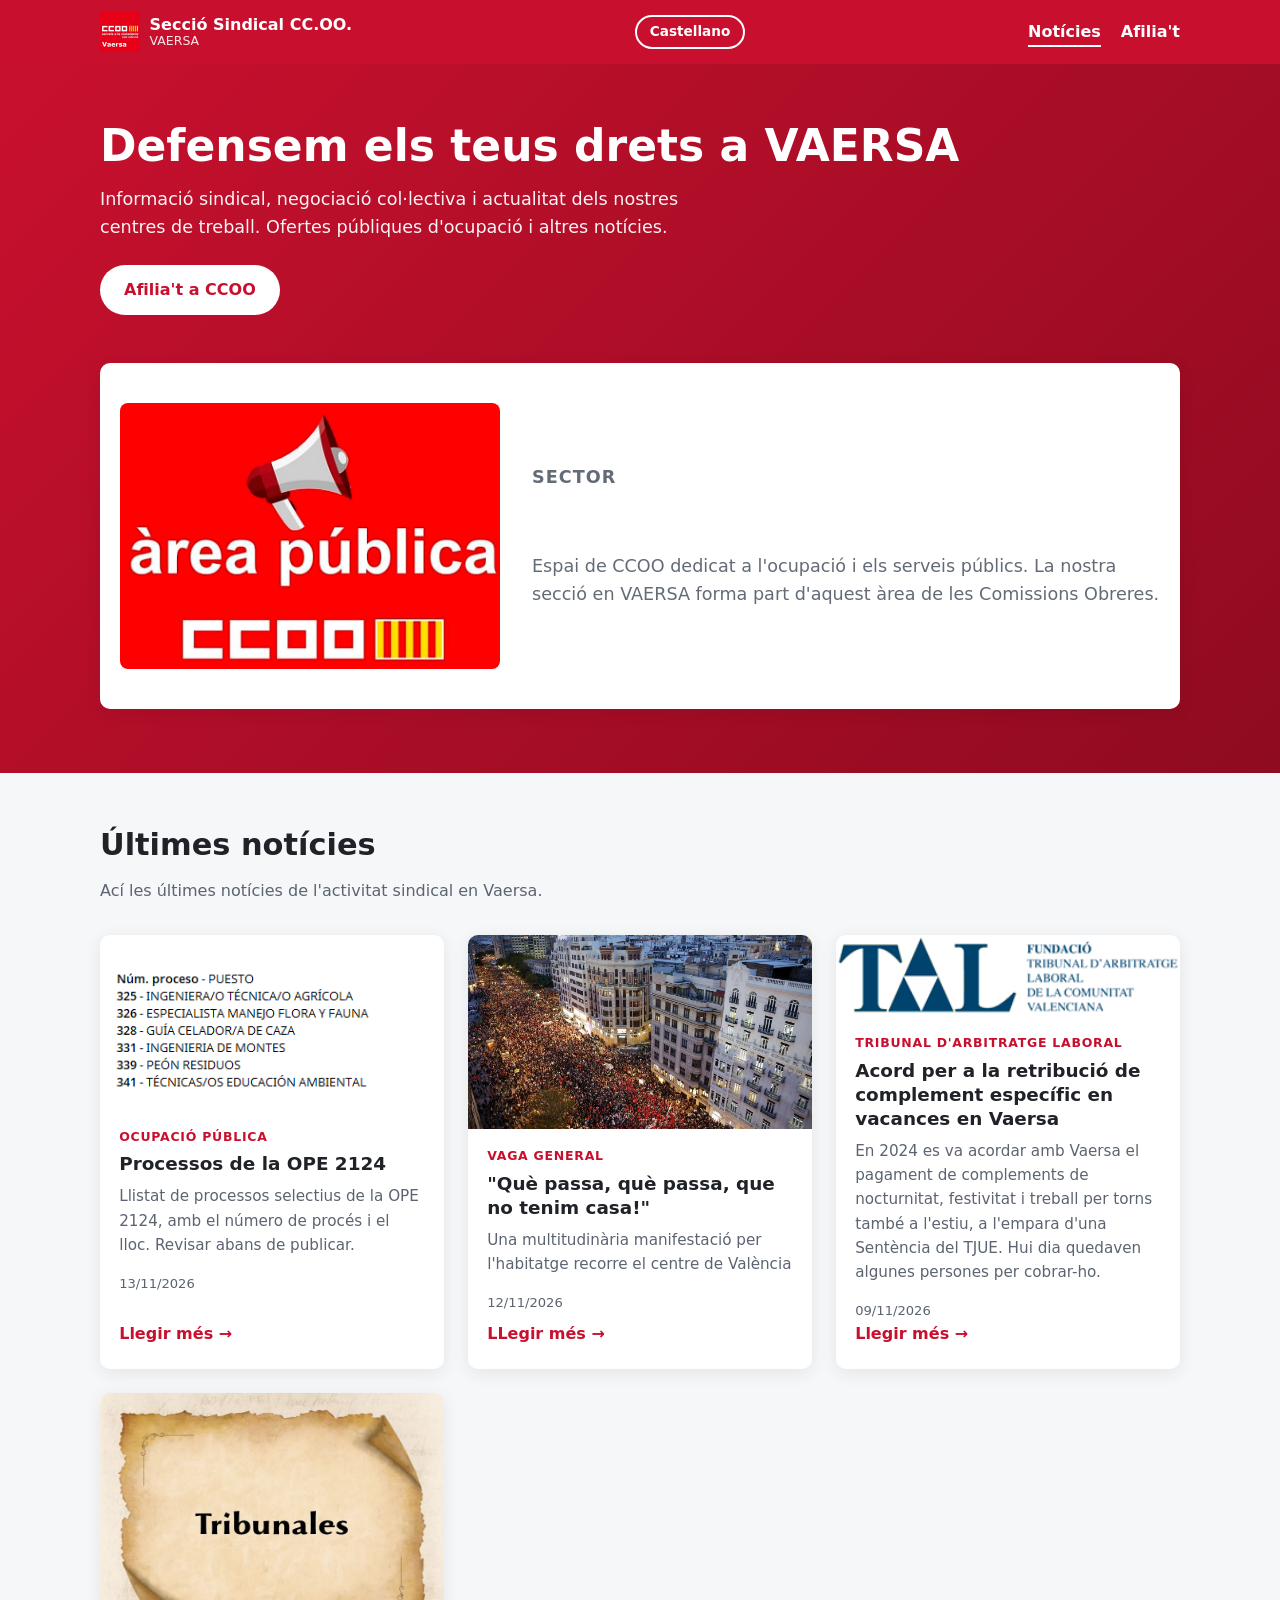
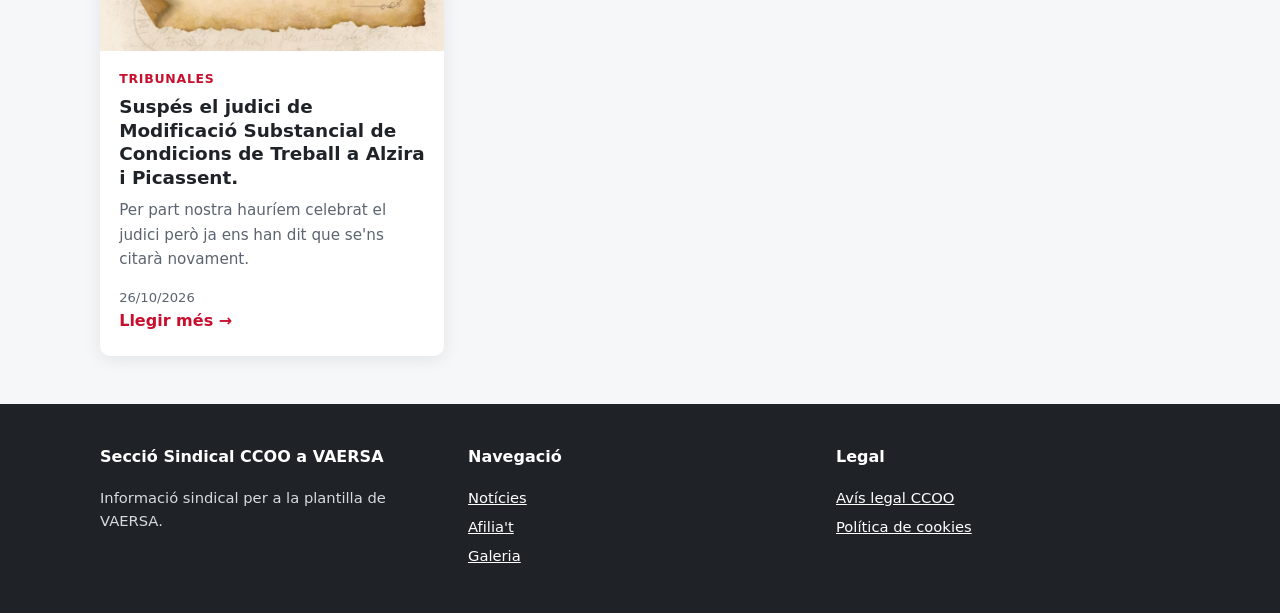
<file: index.html>
<!DOCTYPE html>
<html lang="ca">
<head>
  <meta charset="UTF-8">
  <meta name="viewport" content="width=device-width, initial-scale=1.0">
  <title>Secció Sindical CCOO a VAERSA</title>
  <link rel="canonical" href="ca/index.html">
  <link rel="alternate" hreflang="ca" href="ca/index.html">
  <link rel="alternate" hreflang="es" href="es/index.html">
  <meta http-equiv="refresh" content="0; url=ca/index.html">
</head>
<body>
  <p>Redirigint a <a href="ca/index.html">la versió en valencià</a>…</p>
  <script>location.replace("ca/index.html");</script>
</body>
</html>
</file>
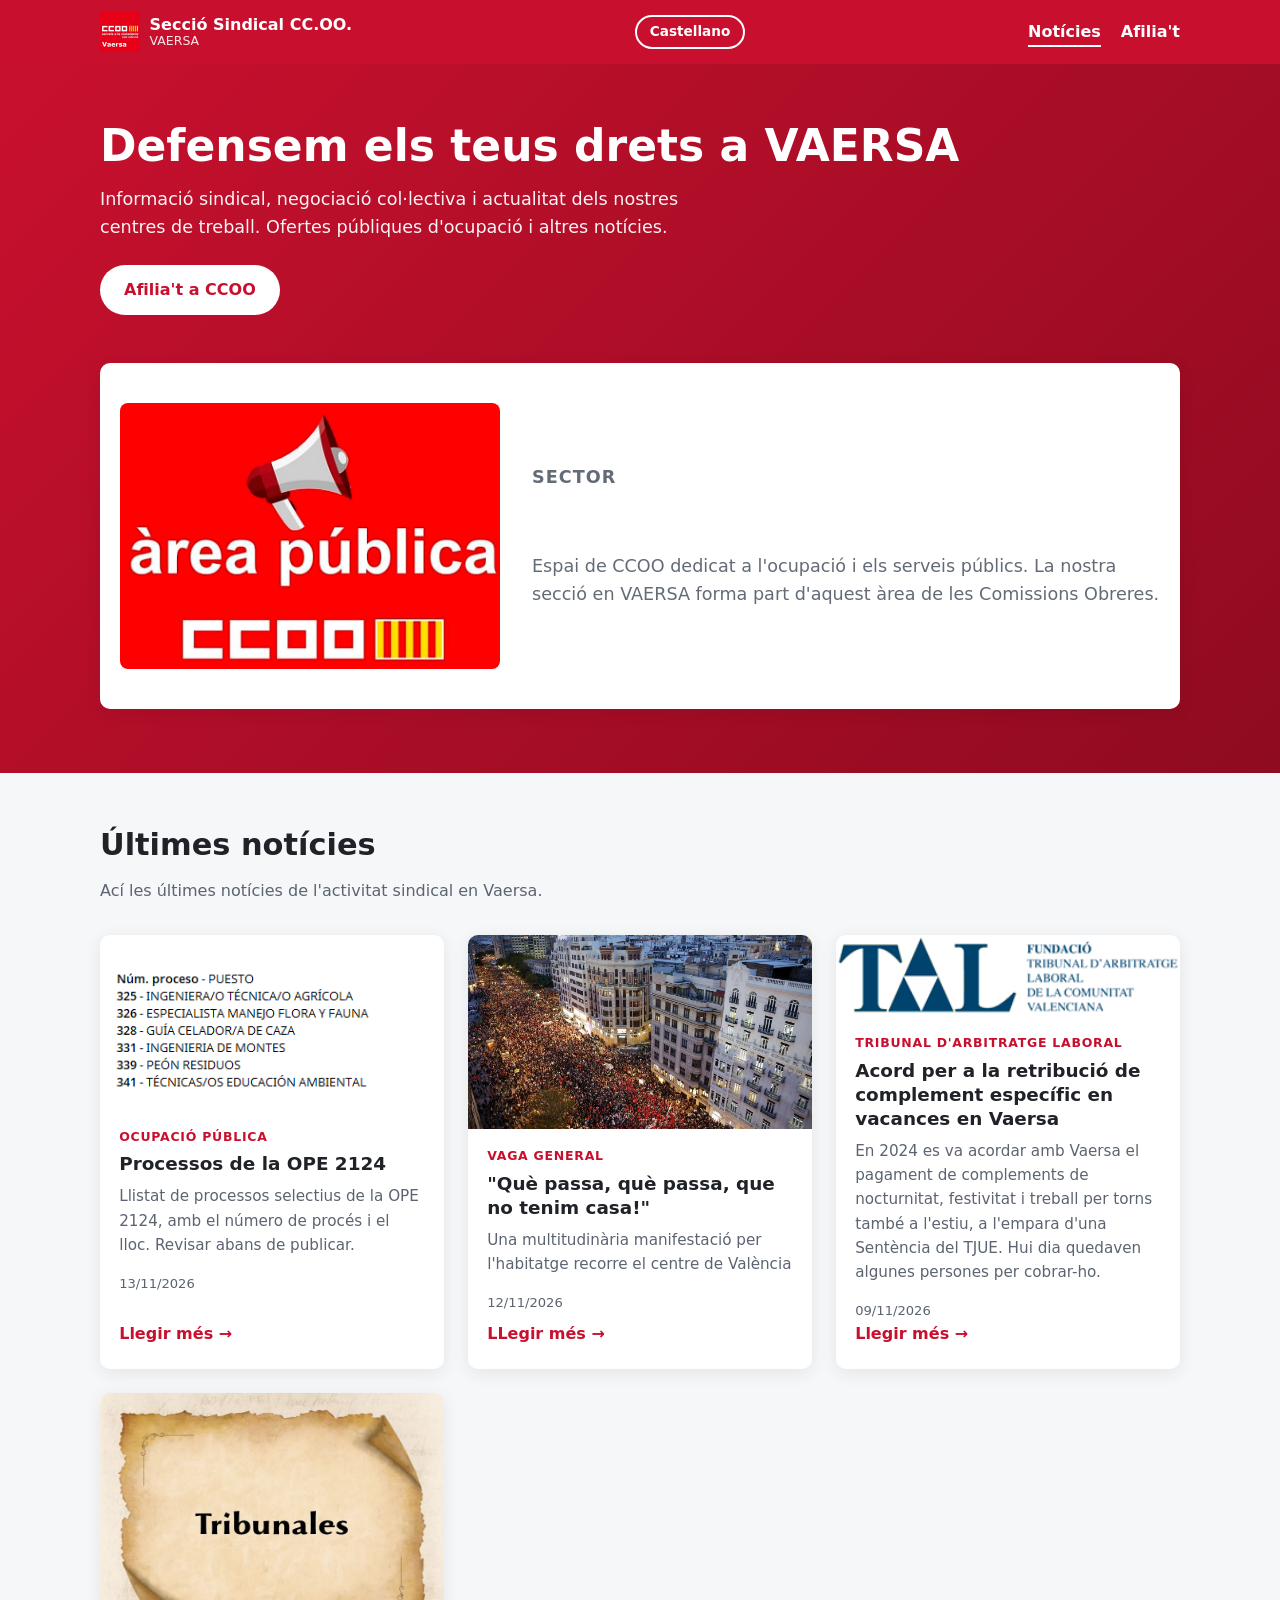
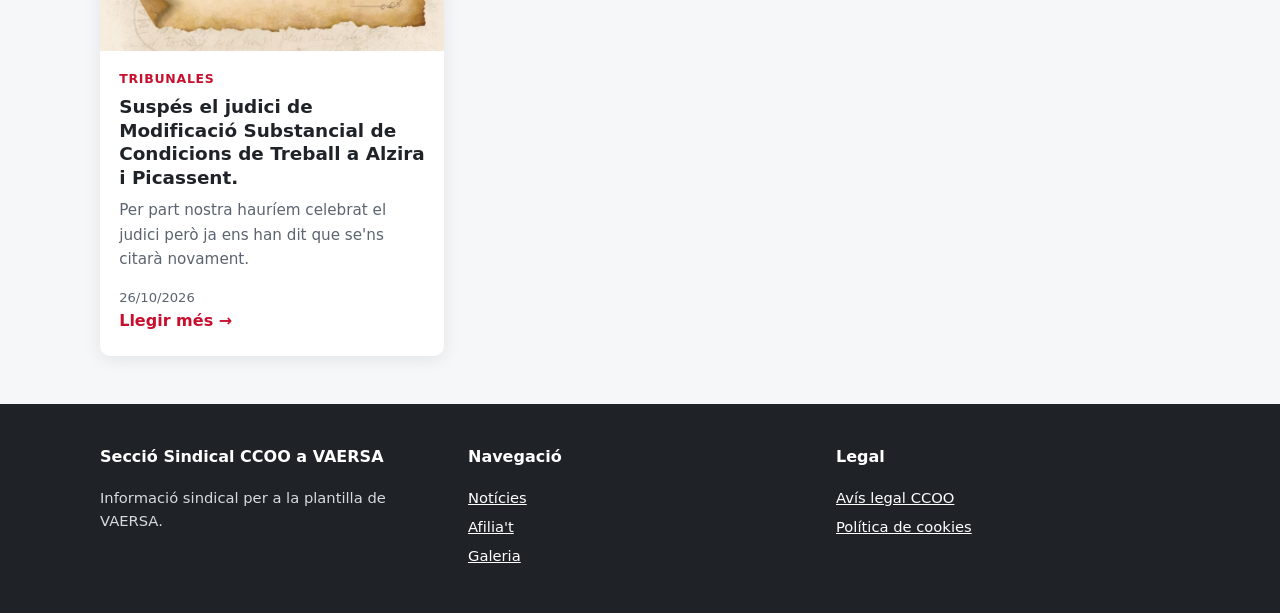
<file: ca/index.html>
<!DOCTYPE html>
<html lang="ca">

<head>
  <meta charset="UTF-8">
  <meta name="viewport" content="width=device-width, initial-scale=1.0">
  <title>Inici · CCOO a VAERSA</title>
  <meta name="description"
    content="Notícies de la Secció Sindical de CCOO a VAERSA: negociació, centres de treball i actualitat laboral.">
  <link rel="alternate" hreflang="ca" href="../ca/index.html">
  <link rel="alternate" hreflang="es" href="../es/index.html">
  <link rel="icon" type="image/png" href="../img/ccoo-vaersa.png">
  <link rel="stylesheet" href="../css/styles.css">
</head>

<body>
  <a class="skip" href="#principal">Salta al contingut</a>

  <header class="cabecera">
    <div class="contenedor">
      <a class="marca" href="index.html">
        <img class="marca-wordmark" src="../img/ccoo-wordmark.png" alt="CCOO">
        <span>Secció Sindical CC.OO.<small>VAERSA</small></span>
      </a>
      <div class="derecha">
        <nav class="idiomes" aria-label="Idioma">
          <a href="../es/index.html" lang="es" hreflang="es">Castellano</a>
        </nav>
        <button class="menu-btn" aria-expanded="false" aria-controls="menu-principal"
          aria-label="Obri el menú">☰</button>
      </div>
      <nav class="nav" id="menu-principal" aria-label="Principal">
        <ul>
          <li><a href="index.html" aria-current="page">Notícies</a></li>
          <li><a href="afiliacio.html">Afilia't</a></li>
          <!--<li><a href="galeria.html">Galeria</a></li>-->
        </ul>
      </nav>
    </div>
  </header>

  <main id="principal">
    <div class="hero">
      <div class="contenedor hero-grid">
        <div>
          <h1>Defensem els teus drets a VAERSA</h1>
          <p>Informació sindical, negociació col·lectiva i actualitat dels nostres centres de treball. Ofertes públiques d'ocupació i altres notícies.</p>
          <a class="boton" href="afiliacio.html">Afilia't a CCOO</a>
          <!--<a class="boton-sec" href="galeria.html">Veure la galeria</a>-->
        </div>
      </div>
      <div class="ap contenedor">
        <a href="https://paisvalencia.fsc.ccoo.es/" target="_blank" rel="noopener noreferrer">
          <img src="../img/ccoo-area-publica.png" alt="Logotip d'Àrea Pública de CCOO" width="1600" height="1121"
            loading="lazy">
        </a>
        <div>
          <p class="etiqueta">Sector</p>
          <h2>Àrea Pública</h2>
          <p>Espai de CCOO dedicat a l'ocupació i els serveis públics. La nostra secció en VAERSA forma part d'aquest
            àrea de les Comissions Obreres.</p>
        </div>
      </div>
    </div>

    <section aria-labelledby="titulo-noticias">
      <div class="contenedor">
        <h2 id="titulo-noticias">Últimes notícies</h2>
        <p class="subtitulo">Ací les últimes notícies de l'activitat sindical en Vaersa.</p>
        <div class="rejilla">
          <article class="tarjeta">



            <!-- NOTICIA -->

            <img class="pequena" src="../img/fin-ope-2124.png"
              alt="Llistat de processos selectius de la OPE 2124 amb el número de procés i el lloc" width="340"
              height="137" loading="lazy">
            <div class="cuerpo">
              <span class="etiqueta">Ocupació pública</span>
              <h3>Processos de la OPE 2124</h3>
              <p>Llistat de processos selectius de la OPE 2124, amb el número de procés i el lloc. Revisar abans de
                publicar.</p>
              <div class="mas" hidden>
                <p>Recordeu que les places amb reserva de DF (diversitat funcional) s'ofereixen primer a 'DF promoció
                  interna', si hi ha vacants s'ofereixen a 'DF Torn Lliure' i si finalment quedaren vacants passarien a
                  'sense reserva'. El motiu és que la prioritat d'adjudicació és la DF en si mateixa.</p>
              </div>
              <span class="fecha">13/11/2026</span>
              <button class="enlace enlace-btn" type="button" aria-expanded="false" data-mas="Llegir més →"
                data-menos="Menys">Llegir més →</button>
            </div>
          </article>

          <!-- NOTICIA -->

          <article class="tarjeta">
            <a href="https://www.eldiario.es/comunitat-valenciana/val/multitudinaria-manifestacio-per-l-habitatge-recorre-centre-valencia-passa-passa-no-tenim-casa_1_13656510.html"
              target="_blank" rel="noopener noreferrer">
              <img src="../img/mani11N.jpg" alt="11N manifestación en València" width="800" height="450" loading="lazy">
            </a>
            <div class="cuerpo">
              <span class="etiqueta">Vaga General</span>
              <h3>"Què passa, què passa, que no tenim casa!"</h3>
              <p>Una multitudinària manifestació per l'habitatge recorre el centre de València</p>
              <div class="mas" hidden>
                <p>Unes 40.000 persones participen en una “històrica” manifestació a València en una jornada en la qual
                  s'ha parat el Port de València, el d'Alacant, i en la qual els sindicats eleven la participació a un
                  60 % i la patronal a un 2,5 %.
                  <br><br>La vaga per l'habitatge conclou a València amb una manifestació massiva, tot i la guerra de
                  xifres, càrregues i detencions.
                </p>
              </div>
              <span class="fecha">12/11/2026</span>
              <button class="enlace enlace-btn" type="button" aria-expanded="false" data-mas="Llegir més →"
                data-menos="Menys">LLegir més →</button>
            </div>
          </article>

          <!-- NOTICIA -->

          <article class="tarjeta">
            <img src="../img/logo-tal-header-std.png" alt="Imatge logotip del TAL" width="800" height="450"
              loading="lazy">
            <div class="cuerpo">
              <span class="etiqueta">Tribunal d'Arbitratge Laboral</span>
              <h3>Acord per a la retribució de complement específic en vacances en Vaersa</h3>
              <p>En 2024 es va acordar amb Vaersa el pagament de complements de nocturnitat, festivitat i treball per
                torns també a l'estiu, a l'empara d'una Sentència del TJUE. Hui dia quedaven algunes persones per
                cobrar-ho.</p>
              <div class="mas" hidden>
                <p><span aria-hidden="true" style=" white-space: nowrap;">👇&nbsp;</span></p>
                <a class="enlace-rojo"
                  href="https://drive.google.com/file/d/1qpJYz8GKx-r6zxWTsZtFONH2O6Zj_iJY/view?usp=drive_link"
                  target="_blank" rel="noopener noreferrer">
                  <p>Hui l'empresa es compromet amb nosotr@s a pagar l'endarrerit en la nòmina de desembre.</p>
                </a>
              </div>
              <span class="fecha">09/11/2026</span>
              <button class="enlace enlace-btn" type="button" aria-expanded="false" data-mas="Llegir més →"
                data-menos="Menys">Llegir més →</button>
            </div>
          </article>

          <!-- NOTICIA -->

          <article class="tarjeta">
            <img src="../img/Tribunales.jpg" alt="Sección de tribunales" width="800" height="450" loading="lazy">
            <div class="cuerpo">
              <span class="etiqueta">Tribunales</span>
              <h3>Suspés el judici de Modificació Substancial de Condicions de Treball a Alzira i Picassent.</h3>
              <p>Per part nostra hauríem celebrat el judici però ja ens han dit que se'ns citarà novament.</p>
              <div class="mas" hidden>
                <p>Els motius:<br>
                  -VAERSA ha facilitat documentació no llegible en dos arxius a través del sistema de comunicació
                  judicial.<br>
                  -La Inspecció de Treball 'no ha tingut temps' d'informar el jutjat per falta de mitjans.<br>
                  -A l'Advocacia de la GVA i a VAERSA no els dona la gana celebrar en aquestes condicions.</p>
              </div>
              <span class="fecha">26/10/2026</span>
              <button class="enlace enlace-btn" type="button" aria-expanded="false" data-mas="Llegir més →"
                data-menos="Menys">Llegir més →</button>
            </div>
          </article>

          <!--
        <article class="tarjeta">
          <img src="../img/noticia-02.svg" alt="Imatge de la notícia d'exemple 2" width="800" height="450" loading="lazy">
          <div class="cuerpo">
            <span class="etiqueta">Prevenció</span>
            <h3>Títol de notícia sobre prevenció de riscos laborals</h3>
            <p>Resum breu. Indica el centre afectat i l'acció concreta que s'ha presa o es demana.</p>
            <div class="mas" hidden><p>Text complet pendent de redactar.</p></div>
            <span class="fecha">Data de publicació</span>
            <button class="enlace enlace-btn" type="button" aria-expanded="false" data-mas="Llegir més →" data-menos="Menys">Llegir més →</button>
          </div>
        </article>

        <article class="tarjeta">
          <img src="../img/noticia-03.svg" alt="Imatge de la notícia d'exemple 3" width="800" height="450" loading="lazy">
          <div class="cuerpo">
            <span class="etiqueta">Centres</span>
            <h3>Novetats en un centre de treball</h3>
            <p>Resum breu de la notícia sobre un centre concret de l'empresa.</p>
            <div class="mas" hidden><p>Text complet pendent de redactar.</p></div>
            <span class="fecha">Data de publicació</span>
            <button class="enlace enlace-btn" type="button" aria-expanded="false" data-mas="Llegir més →" data-menos="Menys">Llegir més →</button>
          </div>
        </article> -->
        </div>
      </div>
    </section>
  </main>

  <footer class="pie">
    <div class="contenedor columnas">
      <div>
        <h3>Secció Sindical CCOO a VAERSA</h3>
        <p>Informació sindical per a la plantilla de VAERSA.</p>
      </div>
      <div>
        <h3>Navegació</h3>
        <ul>
          <li><a href="index.html">Notícies</a></li>
          <li><a href="afiliacio.html">Afilia't</a></li>
          <li><a href="galeria.html">Galeria</a></li>
        </ul>
      </div>
      <div>
        <h3>Legal</h3>
        <ul>
          <li><a href="https://www.ccoo.es/Aviso_legal">Avís legal CCOO</a></li>
          <li><a href="https://www.ccoo.es/Politica_de_cookies">Política de cookies</a></li>
        </ul>
      </div>
    </div>
  </footer>

  <script src="../js/main.js"></script>
</body>

</html>
</file>
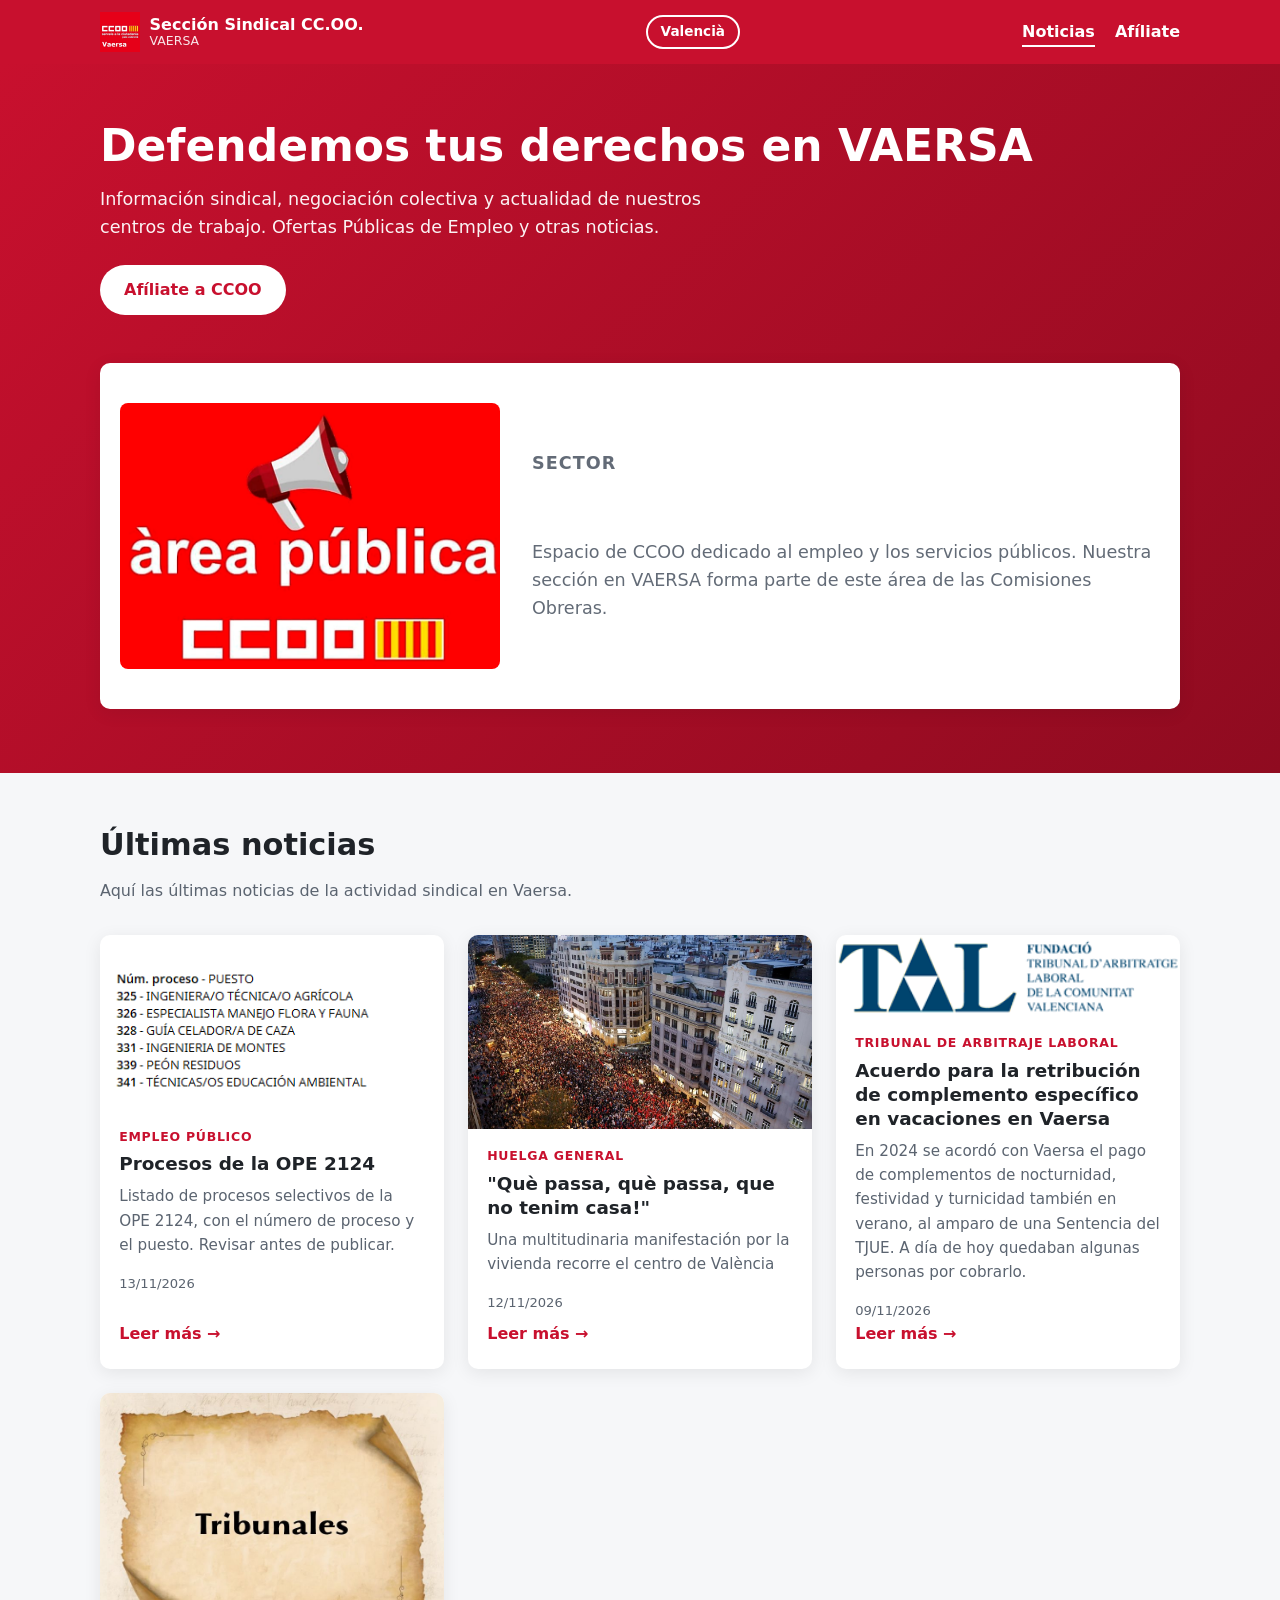
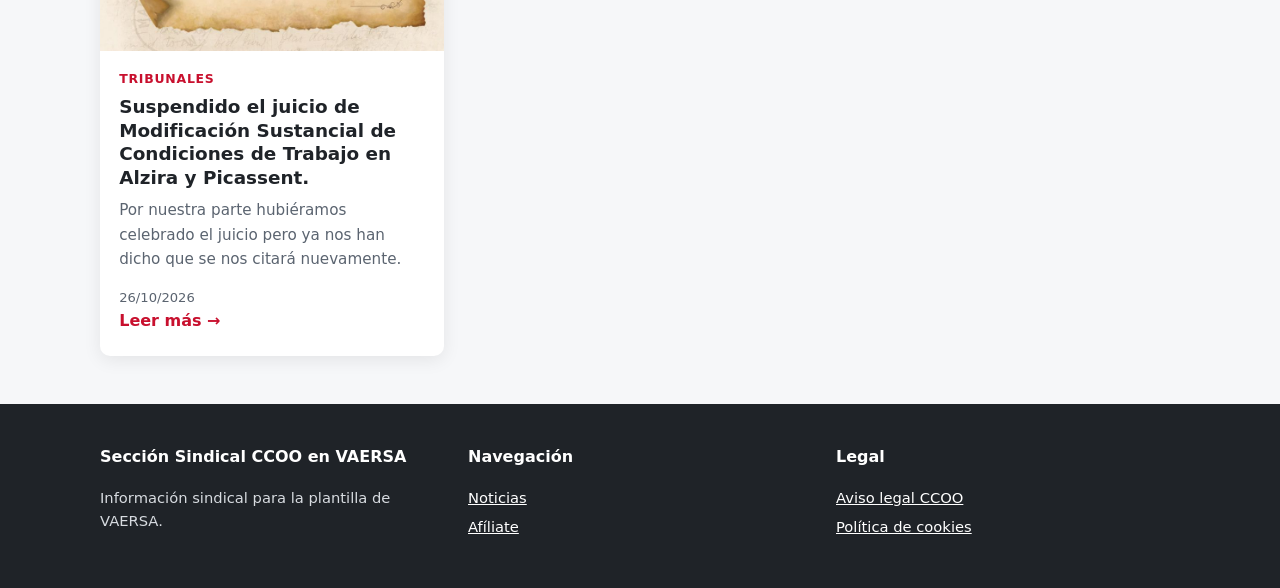
<file: es/index.html>
<!DOCTYPE html>
<html lang="es">

<head>
  <meta charset="UTF-8">
  <meta name="viewport" content="width=device-width, initial-scale=1.0">
  <title>Inicio · CCOO en VAERSA</title>
  <meta name="description"
    content="Noticias de la Sección Sindical de CCOO en VAERSA: negociación, centros de trabajo y actualidad laboral.">
  <link rel="alternate" hreflang="ca" href="../ca/index.html">
  <link rel="alternate" hreflang="es" href="../es/index.html">
  <link rel="icon" type="image/png" href="../img/ccoo-vaersa.png">
  <link rel="stylesheet" href="../css/styles.css">
</head>

<body>
  <a class="skip" href="#principal">Saltar al contenido</a>

  <header class="cabecera">
    <div class="contenedor">
      <a class="marca" href="index.html">
        <img class="marca-wordmark" src="../img/ccoo-wordmark.png" alt="CCOO">
        <span>Sección Sindical CC.OO.<small>VAERSA</small></span>
      </a>
      <div class="derecha">
        <nav class="idiomes" aria-label="Idioma">
          <a href="../ca/index.html" lang="ca" hreflang="ca">Valencià</a>
        </nav>
        <button class="menu-btn" aria-expanded="false" aria-controls="menu-principal" aria-label="Abrir menú">☰</button>
      </div>
      <nav class="nav" id="menu-principal" aria-label="Principal">
        <ul>
          <li><a href="index.html" aria-current="page">Noticias</a></li>
          <li><a href="afiliacion.html">Afíliate</a></li>
          <!--<li><a href="galeria.html">Galería</a></li>-->
        </ul>
      </nav>
    </div>
  </header>

  <main id="principal">
    <div class="hero">
      <div class="contenedor hero-grid">
        <div>
          <h1>Defendemos tus derechos en VAERSA</h1>
          <p>Información sindical, negociación colectiva y actualidad de nuestros centros de trabajo. Ofertas Públicas de Empleo y otras noticias.</p>
          <a class="boton" href="afiliacion.html">Afíliate a CCOO</a>
          <!--<a class="boton-sec" href="galeria.html">Ver galería</a>-->
        </div>
      </div>
      <div class="ap contenedor">
        <a href="https://paisvalencia.fsc.ccoo.es/" target="_blank" rel="noopener noreferrer">
          <img src="../img/ccoo-area-publica.png" alt="Logotipo de Àrea Pública de CCOO" width="1600" height="1121"
            loading="lazy">
        </a>
        <div>
          <p class="etiqueta">Sector</p>
          <h2>Área Pública</h2>
          <p>Espacio de CCOO dedicado al empleo y los servicios públicos. Nuestra sección en VAERSA forma parte de este
            área de las Comisiones Obreras.</p>
        </div>
      </div>
    </div>

    <section aria-labelledby="titulo-noticias">
      <div class="contenedor">
        <h2 id="titulo-noticias">Últimas noticias</h2>
        <p class="subtitulo">Aquí las últimas noticias de la actividad sindical en Vaersa.</p>
        <div class="rejilla">



          <!-- NOTICIA -->

          <article class="tarjeta">
            <img class="pequena" src="../img/fin-ope-2124.png"
              alt="Listado de procesos selectivos de la OPE 2124 con número de proceso y puesto" width="340"
              height="137" loading="lazy">
            <div class="cuerpo">
              <span class="etiqueta">Empleo público</span>
              <h3>Procesos de la OPE 2124</h3>
              <p>Listado de procesos selectivos de la OPE 2124, con el número de proceso y el puesto. Revisar antes de
                publicar.</p>
              <div class="mas" hidden>
                <p>Recordad que las plazas con reserva de DF (diversidad funcional) se ofrecen primero a 'DF promoción
                  interna', si hay vacantes se ofrecen a 'DF Turno Libre' y si finalmente quedasen vacantes pasarían a
                  'sin reserva'. El motivo es que la prioridad de adjudicación es la DF en si misma.</p>
              </div>
              <span class="fecha">13/11/2026</span>
              <button class="enlace enlace-btn" type="button" aria-expanded="false" data-mas="Leer más →"
                data-menos="Menos">Leer más →</button>
            </div>
          </article>

          <!-- NOTICIA -->

          <article class="tarjeta">
            <a href="https://www.eldiario.es/comunitat-valenciana/val/multitudinaria-manifestacio-per-l-habitatge-recorre-centre-valencia-passa-passa-no-tenim-casa_1_13656510.html"
              target="_blank" rel="noopener noreferrer"><img src="../img/mani11N.jpg"
                alt="11N manifestación en València" width="800" height="450" loading="lazy">
            </a>
            <div class="cuerpo">
              <span class="etiqueta">Huelga General</span>
              <h3>"Què passa, què passa, que no tenim casa!"</h3>
              <p>Una multitudinaria manifestación por la vivienda recorre el centro de València</p>
              <div class="mas" hidden>
                <p>Unas 40.000 personas participan en una “histórica” manifestación en València en una jornada en la
                  cual se ha parado el Puerto de València, el de Alicante, y en la cual los sindicatos elevan la
                  participación a un 60% y la patronal a un 2,5%.
                  <br><br>La huelga por la vivienda concluye en València con una manifestación masiva, todo y la guerra
                  de cifras, cargas y detenciones
                </p>
              </div>
              <span class="fecha">12/11/2026</span>
              <button class="enlace enlace-btn" type="button" aria-expanded="false" data-mas="Leer más →"
                data-menos="Menos">Leer más →</button>
            </div>
          </article>

          <!-- NOTICIA -->

          <article class="tarjeta">
            <img src="../img/logo-tal-header-std.png" alt="Imatge logotip del TAL" width="800" height="450"
              loading="lazy">
            <div class="cuerpo">
              <span class="etiqueta">Tribunal de Arbitraje Laboral</span>
              <h3>Acuerdo para la retribución de complemento específico en vacaciones en Vaersa</h3>
              <p>En 2024 se acordó con Vaersa el pago de complementos de nocturnidad, festividad y turnicidad también en
                verano, al amparo de una Sentencia del TJUE. A día de hoy quedaban algunas personas por cobrarlo.</p>
              <div class="mas" hidden>
                <p><span aria-hidden="true" style=" white-space: nowrap;">👇&nbsp;</span></p>
                <a class="enlace-rojo"
                  href="https://drive.google.com/file/d/1qpJYz8GKx-r6zxWTsZtFONH2O6Zj_iJY/view?usp=drive_link"
                  target="_blank" rel="noopener noreferrer">
                  <p>Hoy la empresa se compromete con nosotr@s a pagar lo atrasado en la nómina de diciembre.</p>
                </a>
              </div>
              <span class="fecha">09/11/2026</span>
              <button class="enlace enlace-btn" type="button" aria-expanded="false" data-mas="Leer más →"
                data-menos="Menos">Leer más →</button>
            </div>
          </article>

          <!-- NOTICIA -->

          <article class="tarjeta">
            <img src="../img/Tribunales.jpg" alt="Sección de tribunales" width="800" height="450" loading="lazy">
            <div class="cuerpo">
              <span class="etiqueta">Tribunales</span>
              <h3>Suspendido el juicio de Modificación Sustancial de Condiciones de Trabajo en Alzira y Picassent.</h3>
              <p>Por nuestra parte hubiéramos celebrado el juicio pero ya nos han dicho que se nos citará nuevamente.
              </p>
              <div class="mas" hidden>
                <p>Los motivos:<br>
                  -VAERSA ha facilitado documentación no legible en dos archivos a través del sistema de comunicación
                  judicial.<br>
                  -La Inspección de Trabajo 'no ha tenido tiempo' de informar al juzgado por falta de medios.<br>
                  -A la Abogacía de la GVA y a VAERSA no les da la gana celebrar en estas condiciones.</p>
              </div>
              <span class="fecha">26/10/2026</span>
              <button class="enlace enlace-btn" type="button" aria-expanded="false" data-mas="Leer más →"
                data-menos="Menos">Leer más →</button>
            </div>
          </article>

          <!-- <article class="tarjeta">
          <img src="../img/noticia-03.svg" alt="Imagen de la noticia de ejemplo 3" width="800" height="450" loading="lazy">
          <div class="cuerpo">
            <span class="etiqueta">Centros</span>
            <h3>Novedades en un centro de trabajo</h3>
            <p>Resumen breve de la noticia sobre un centro concreto de la empresa.</p>
            <div class="mas" hidden><p>Texto completo pendiente de redactar.</p></div>
            <span class="fecha">Fecha de publicación</span>
            <button class="enlace enlace-btn" type="button" aria-expanded="false" data-mas="Leer más →" data-menos="Menos">Leer más →</button>
          </div>
        </article> -->
        </div>
      </div>
    </section>
  </main>

  <footer class="pie">
    <div class="contenedor columnas">
      <div>
        <h3>Sección Sindical CCOO en VAERSA</h3>
        <p>Información sindical para la plantilla de VAERSA.</p>
      </div>
      <div>
        <h3>Navegación</h3>
        <ul>
          <li><a href="index.html">Noticias</a></li>
          <li><a href="afiliacion.html">Afíliate</a></li>
          <!--<li><a href="galeria.html">Galería</a></li>-->
        </ul>
      </div>
      <div>
        <h3>Legal</h3>
        <ul>
          <li><a href="https://www.ccoo.es/Aviso_legal">Aviso legal CCOO</a></li>
          <li><a href="https://www.ccoo.es/Politica_de_cookies">Política de cookies</a></li>
        </ul>
      </div>
    </div>
  </footer>

  <script src="../js/main.js"></script>
</body>

</html>
</file>
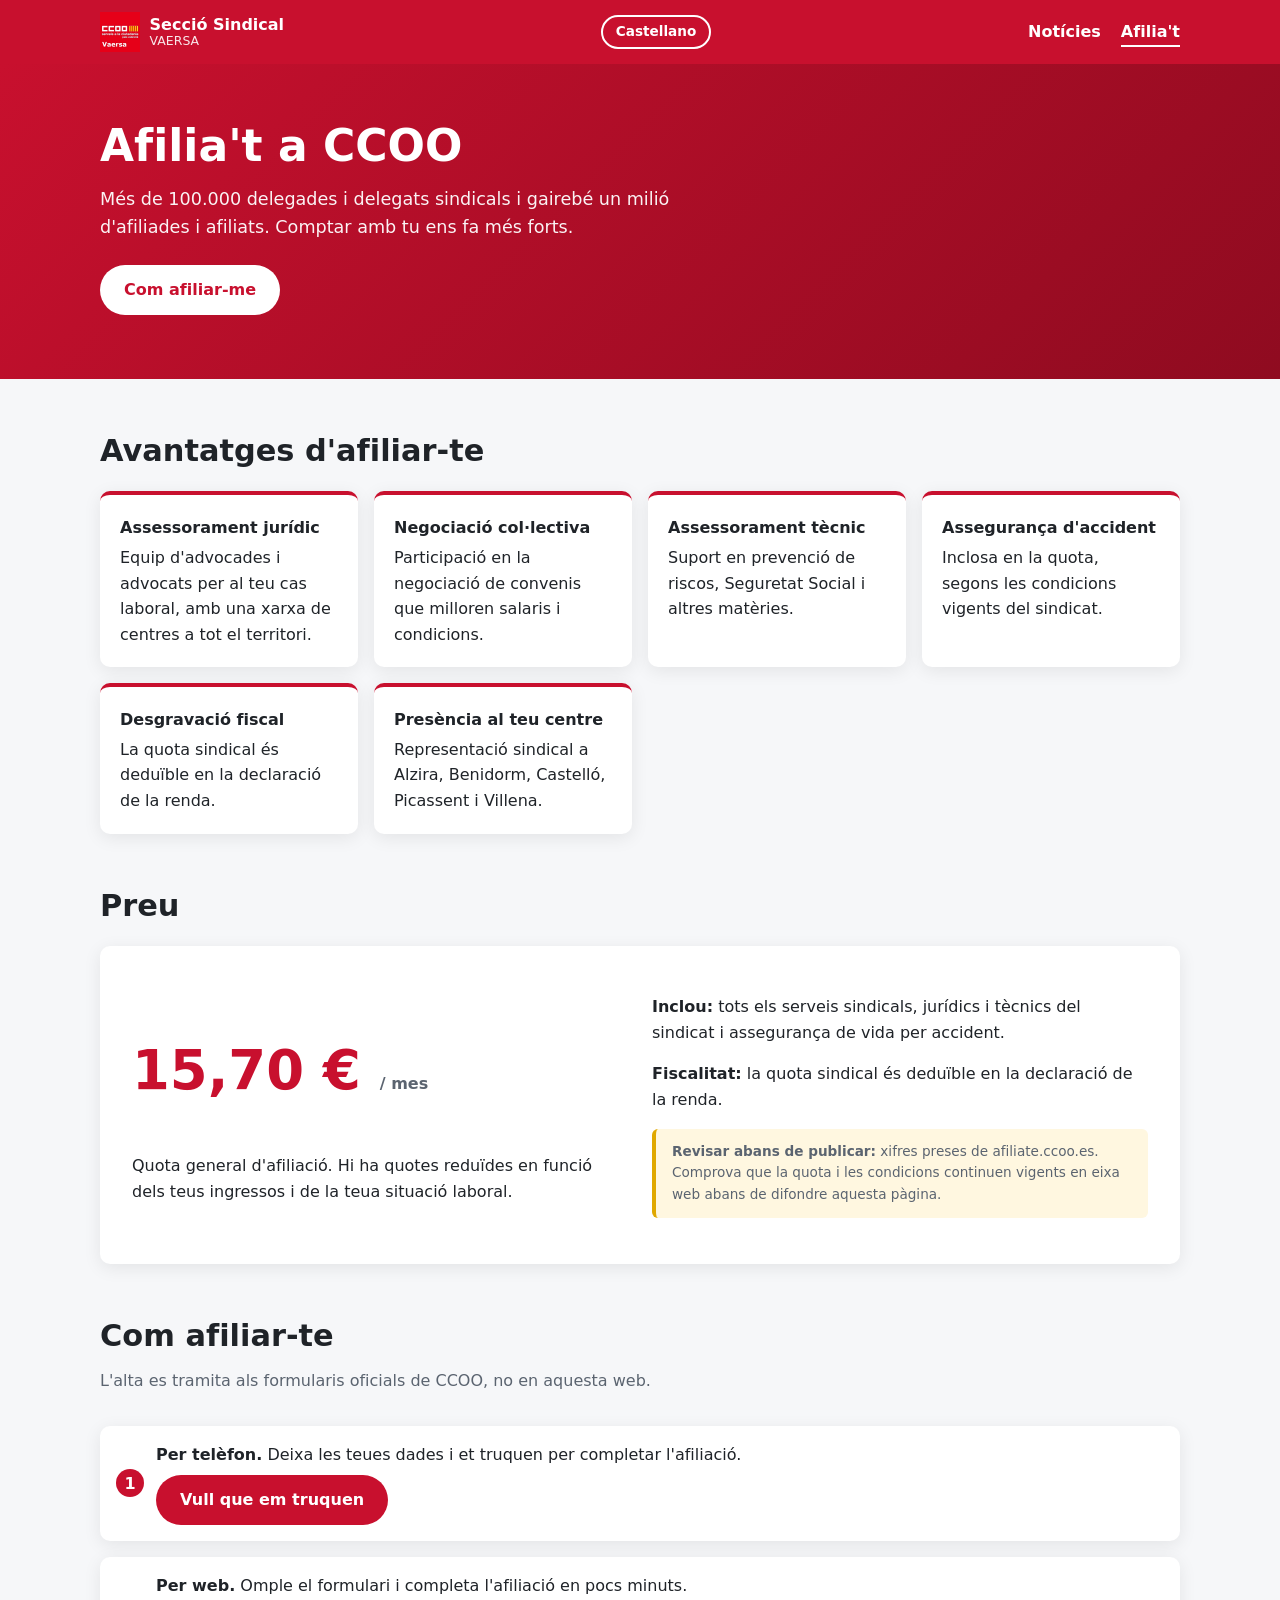
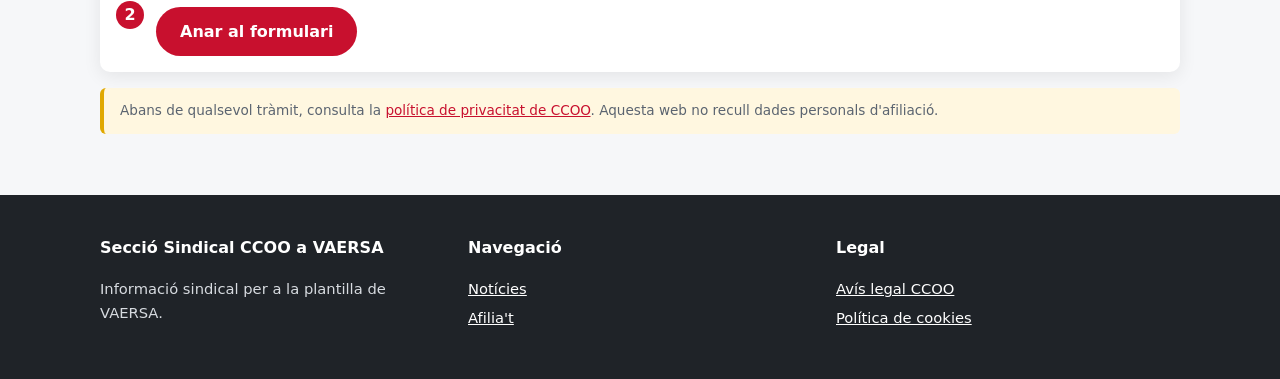
<file: ca/afiliacio.html>
<!DOCTYPE html>
<html lang="ca">
<head>
  <meta charset="UTF-8">
  <meta name="viewport" content="width=device-width, initial-scale=1.0">
  <title>Afilia't a CCOO · Secció Sindical a VAERSA</title>
  <meta name="description" content="Avantatges d'afiliar-se a CCOO, quota mensual i com fer-ho.">
  <link rel="alternate" hreflang="ca" href="../ca/afiliacio.html">
  <link rel="alternate" hreflang="es" href="../es/afiliacion.html">
  <link rel="icon" type="image/png" href="../img/ccoo-vaersa.png">
  <link rel="stylesheet" href="../css/styles.css">
</head>
<body>
<a class="skip" href="#principal">Salta al contingut</a>

<header class="cabecera">
  <div class="contenedor">
    <a class="marca" href="index.html">
      <img class="marca-wordmark" src="../img/ccoo-wordmark.png" alt="CCOO">
      <span>Secció Sindical<small>VAERSA</small></span>
    </a>
    <div class="derecha">
      <nav class="idiomes" aria-label="Idioma">
        <a href="../es/afiliacion.html" lang="es" hreflang="es">Castellano</a>
      </nav>
      <button class="menu-btn" aria-expanded="false" aria-controls="menu-principal" aria-label="Obri el menú">☰</button>
    </div>
    <nav class="nav" id="menu-principal" aria-label="Principal">
      <ul>
        <li><a href="index.html">Notícies</a></li>
        <li><a href="afiliacio.html" aria-current="page">Afilia't</a></li>
        <!--<li><a href="galeria.html">Galeria</a></li>-->
      </ul>
    </nav>
  </div>
</header>

<main id="principal">
  <div class="hero">
    <div class="contenedor">
      <h1>Afilia't a CCOO</h1>
      <p>Més de 100.000 delegades i delegats sindicals i gairebé un milió d'afiliades i afiliats. Comptar amb tu ens fa més forts.</p>
      <a class="boton" href="#como">Com afiliar-me</a>
    </div>
  </div>

  <section aria-labelledby="ventajas">
    <div class="contenedor">
      <h2 id="ventajas">Avantatges d'afiliar-te</h2>
      <ul class="ventajas">
        <li><strong>Assessorament jurídic</strong>Equip d'advocades i advocats per al teu cas laboral, amb una xarxa de centres a tot el territori.</li>
        <li><strong>Negociació col·lectiva</strong>Participació en la negociació de convenis que milloren salaris i condicions.</li>
        <li><strong>Assessorament tècnic</strong>Suport en prevenció de riscos, Seguretat Social i altres matèries.</li>
        <li><strong>Assegurança d'accident</strong>Inclosa en la quota, segons les condicions vigents del sindicat.</li>
        <li><strong>Desgravació fiscal</strong>La quota sindical és deduïble en la declaració de la renda.</li>
        <li><strong>Presència al teu centre</strong>Representació sindical a Alzira, Benidorm, Castelló, Picassent i Villena.</li>
      </ul>
    </div>
  </section>

  <section aria-labelledby="precio" style="padding-top:0">
    <div class="contenedor">
      <h2 id="precio">Preu</h2>
      <div class="precio">
        <div>
          <p class="cifra">15,70 € <span>/ mes</span></p>
          <p>Quota general d'afiliació. Hi ha quotes reduïdes en funció dels teus ingressos i de la teua situació laboral.</p>
        </div>
        <div>
          <p><strong>Inclou:</strong> tots els serveis sindicals, jurídics i tècnics del sindicat i assegurança de vida per accident.</p>
          <p><strong>Fiscalitat:</strong> la quota sindical és deduïble en la declaració de la renda.</p>
          <p class="aviso"><strong>Revisar abans de publicar:</strong> xifres preses de afiliate.ccoo.es. Comprova que la quota i les condicions continuen vigents en eixa web abans de difondre aquesta pàgina.</p>
        </div>
      </div>
    </div>
  </section>

  <section id="como" aria-labelledby="como-afiliarse" style="padding-top:0">
    <div class="contenedor">
      <h2 id="como-afiliarse">Com afiliar-te</h2>
      <p class="subtitulo">L'alta es tramita als formularis oficials de CCOO, no en aquesta web.</p>
      <ol class="pasos">
        <li>
          <strong>Per telèfon.</strong> Deixa les teues dades i et truquen per completar l'afiliació.
          <br><a class="boton" href="https://afiliate.ccoo.es/telefono/afiliate_tfno.php" rel="noopener">Vull que em truquen</a>
        </li>
        <li>
          <strong>Per web.</strong> Omple el formulari i completa l'afiliació en pocs minuts.
          <br><a class="boton" href="https://afiliate.ccoo.es/sol_afi_web/index.php" rel="noopener">Anar al formulari</a>
        </li>
      </ol>
      <p class="aviso">Abans de qualsevol tràmit, consulta la <a href="https://afiliate.ccoo.es/afiliate_lopd.html" rel="noopener">política de privacitat de CCOO</a>. Aquesta web no recull dades personals d'afiliació.</p>
    </div>
  </section>
</main>

<footer class="pie">
  <div class="contenedor columnas">
    <div>
      <h3>Secció Sindical CCOO a VAERSA</h3>
      <p>Informació sindical per a la plantilla de VAERSA.</p>
    </div>
    <div>
      <h3>Navegació</h3>
      <ul>
        <li><a href="index.html">Notícies</a></li>
        <li><a href="afiliacio.html">Afilia't</a></li>
        <!--<li><a href="galeria.html">Galeria</a></li>-->
      </ul>
    </div>
    <div>
      <h3>Legal</h3>
      <ul>
        <li><a href="https://www.ccoo.es/Aviso_legal">Avís legal CCOO</a></li>
        <li><a href="https://www.ccoo.es/Politica_de_cookies">Política de cookies</a></li>
      </ul>
    </div>
  </div>
</footer>

<script src="../js/main.js"></script>
</body>
</html>
</file>
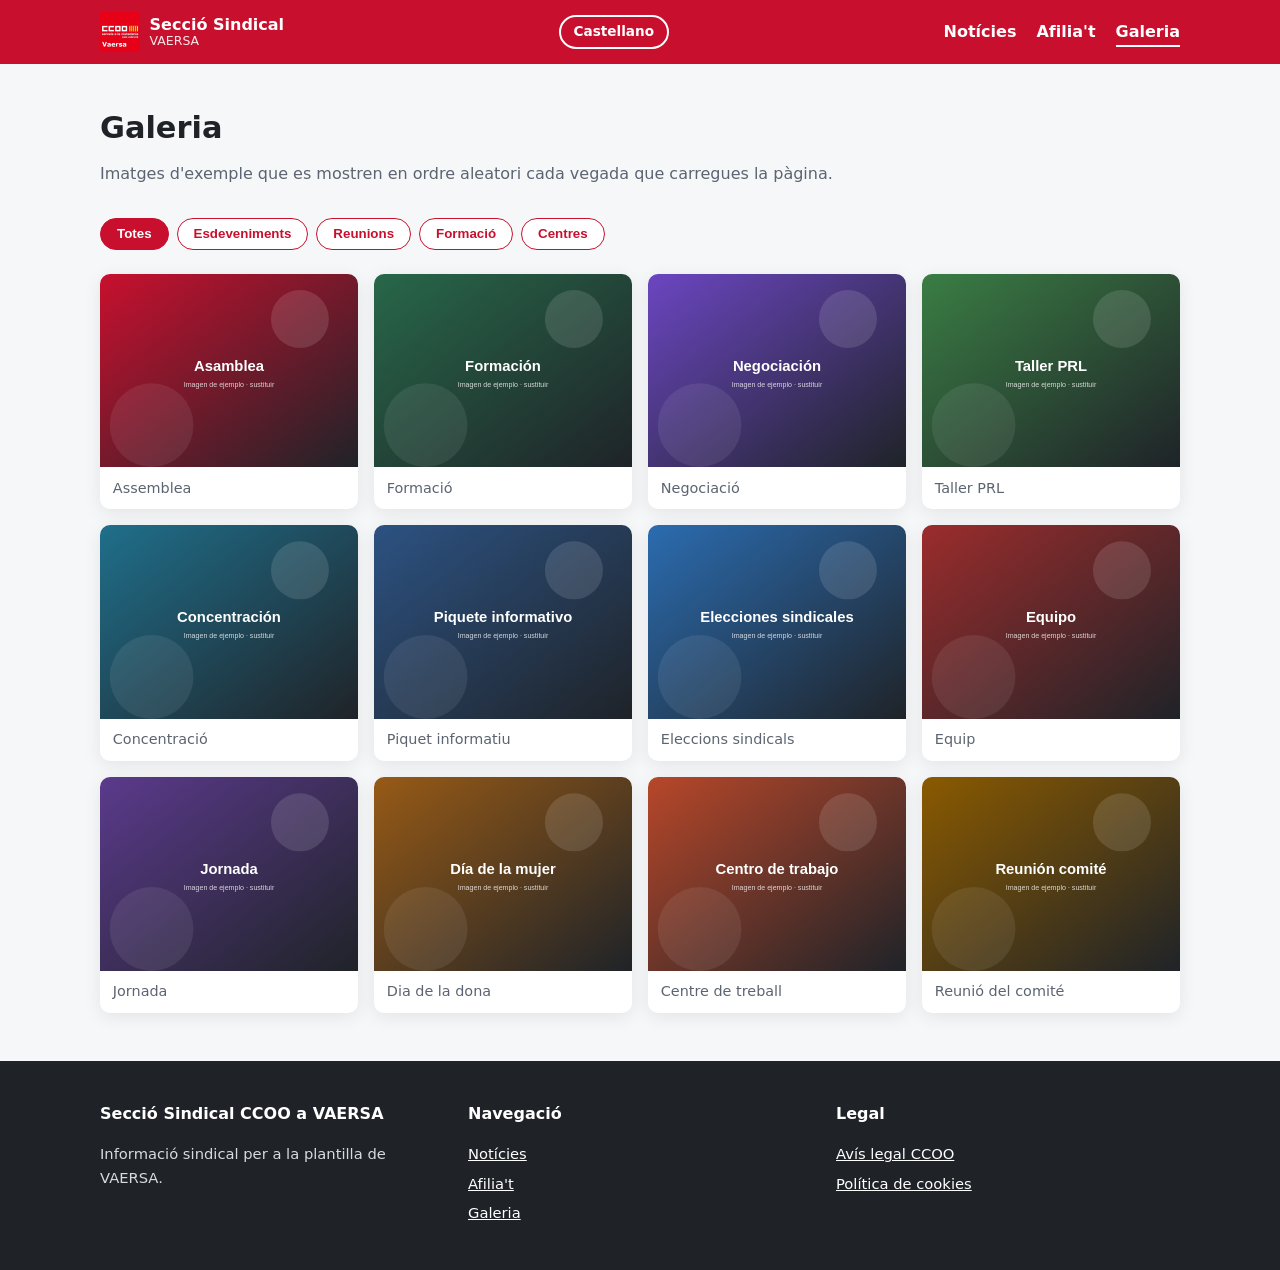
<file: ca/galeria.html>
<!DOCTYPE html>
<html lang="ca">
<head>
  <meta charset="UTF-8">
  <meta name="viewport" content="width=device-width, initial-scale=1.0">
  <title>Galeria · Secció Sindical CCOO a VAERSA</title>
  <meta name="description" content="Galeria fotogràfica de la Secció Sindical de CCOO a VAERSA.">
  <link rel="alternate" hreflang="ca" href="../ca/galeria.html">
  <link rel="alternate" hreflang="es" href="../es/galeria.html">
  <link rel="icon" type="image/png" href="../img/ccoo-vaersa.png">
  <link rel="stylesheet" href="../css/styles.css">
</head>
<body>
<a class="skip" href="#principal">Salta al contingut</a>

<header class="cabecera">
  <div class="contenedor">
    <a class="marca" href="index.html">
      <img class="marca-wordmark" src="../img/ccoo-wordmark.png" alt="CCOO">
      <span>Secció Sindical<small>VAERSA</small></span>
    </a>
    <div class="derecha">
      <nav class="idiomes" aria-label="Idioma">
        <a href="../es/galeria.html" lang="es" hreflang="es">Castellano</a>
      </nav>
      <button class="menu-btn" aria-expanded="false" aria-controls="menu-principal" aria-label="Obri el menú">☰</button>
    </div>
    <nav class="nav" id="menu-principal" aria-label="Principal">
      <ul>
        <li><a href="index.html">Notícies</a></li>
        <li><a href="afiliacio.html">Afilia't</a></li>
        <li><a href="galeria.html" aria-current="page">Galeria</a></li>
      </ul>
    </nav>
  </div>
</header>

<main id="principal">
  <section aria-labelledby="titulo-galeria" style="padding-top:2.5rem">
    <div class="contenedor">
      <h2 id="titulo-galeria">Galeria</h2>
      <p class="subtitulo">Imatges d'exemple que es mostren en ordre aleatori cada vegada que carregues la pàgina.</p>

      <div class="filtros" role="group" aria-label="Filtrar per categoria">
        <button type="button" data-cat="todas" aria-pressed="true">Totes</button>
        <button type="button" data-cat="eventos" aria-pressed="false">Esdeveniments</button>
        <button type="button" data-cat="reuniones" aria-pressed="false">Reunions</button>
        <button type="button" data-cat="formacion" aria-pressed="false">Formació</button>
        <button type="button" data-cat="centros" aria-pressed="false">Centres</button>
      </div>

      <div class="galeria" id="galeria">
        <figure data-cat="eventos"><img src="../img/galeria-01.svg" alt="Assemblea d'afiliació" loading="lazy" width="800" height="600"><figcaption>Assemblea</figcaption></figure>
        <figure data-cat="eventos"><img src="../img/galeria-02.svg" alt="Concentració informativa" loading="lazy" width="800" height="600"><figcaption>Concentració</figcaption></figure>
        <figure data-cat="formacion"><img src="../img/galeria-03.svg" alt="Taller de prevenció de riscos" loading="lazy" width="800" height="600"><figcaption>Taller PRL</figcaption></figure>
        <figure data-cat="reuniones"><img src="../img/galeria-04.svg" alt="Reunió del comité" loading="lazy" width="800" height="600"><figcaption>Reunió del comité</figcaption></figure>
        <figure data-cat="eventos"><img src="../img/galeria-05.svg" alt="Jornada sindical" loading="lazy" width="800" height="600"><figcaption>Jornada</figcaption></figure>
        <figure data-cat="eventos"><img src="../img/galeria-06.svg" alt="Piquet informatiu" loading="lazy" width="800" height="600"><figcaption>Piquet informatiu</figcaption></figure>
        <figure data-cat="centros"><img src="../img/galeria-07.svg" alt="Centre de treball" loading="lazy" width="800" height="600"><figcaption>Centre de treball</figcaption></figure>
        <figure data-cat="formacion"><img src="../img/galeria-08.svg" alt="Sessió de formació" loading="lazy" width="800" height="600"><figcaption>Formació</figcaption></figure>
        <figure data-cat="reuniones"><img src="../img/galeria-09.svg" alt="Taula de negociació" loading="lazy" width="800" height="600"><figcaption>Negociació</figcaption></figure>
        <figure data-cat="eventos"><img src="../img/galeria-10.svg" alt="Acte del Dia de la dona" loading="lazy" width="800" height="600"><figcaption>Dia de la dona</figcaption></figure>
        <figure data-cat="reuniones"><img src="../img/galeria-11.svg" alt="Procés d'eleccions sindicals" loading="lazy" width="800" height="600"><figcaption>Eleccions sindicals</figcaption></figure>
        <figure data-cat="centros"><img src="../img/galeria-12.svg" alt="Equip de la secció sindical" loading="lazy" width="800" height="600"><figcaption>Equip</figcaption></figure>
      </div>
    </div>
  </section>
</main>

<footer class="pie">
  <div class="contenedor columnas">
    <div>
      <h3>Secció Sindical CCOO a VAERSA</h3>
      <p>Informació sindical per a la plantilla de VAERSA.</p>
    </div>
    <div>
      <h3>Navegació</h3>
      <ul>
        <li><a href="index.html">Notícies</a></li>
        <li><a href="afiliacio.html">Afilia't</a></li>
        <li><a href="galeria.html">Galeria</a></li>
      </ul>
    </div>
    <div>
      <h3>Legal</h3>
      <ul>
        <li><a href="https://www.ccoo.es/Aviso_legal">Avís legal CCOO</a></li>
        <li><a href="https://www.ccoo.es/Politica_de_cookies">Política de cookies</a></li>
      </ul>
    </div>
  </div>
</footer>

<script src="../js/main.js"></script>
</body>
</html>
</file>
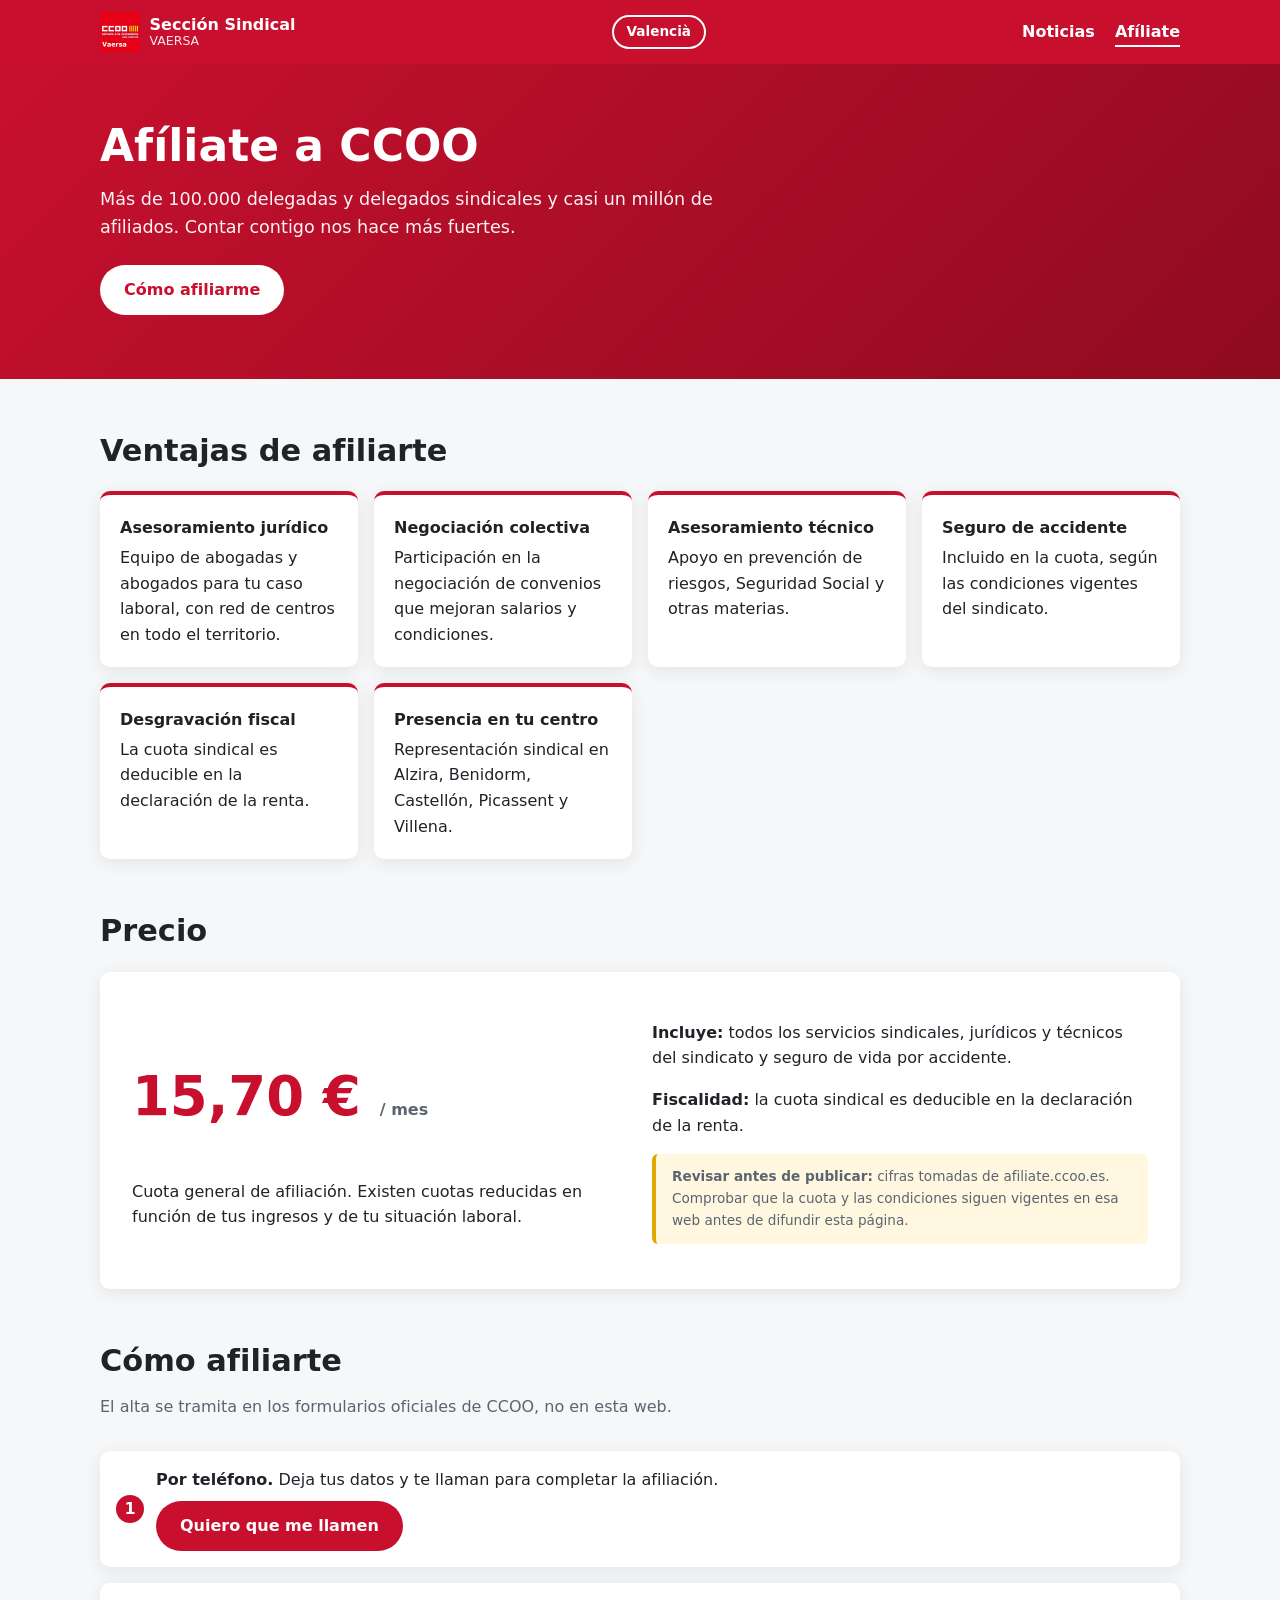
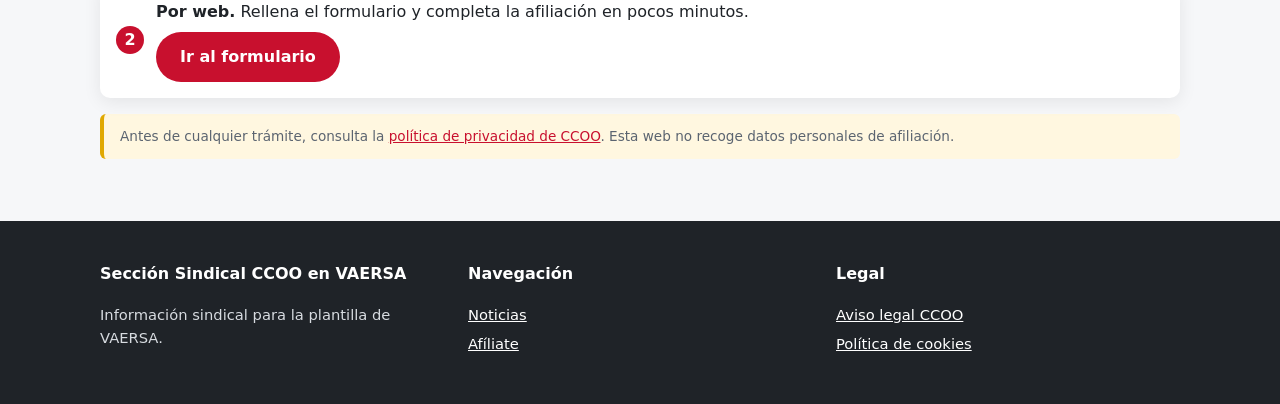
<file: es/afiliacion.html>
<!DOCTYPE html>
<html lang="es">
<head>
  <meta charset="UTF-8">
  <meta name="viewport" content="width=device-width, initial-scale=1.0">
  <title>Afíliate a CCOO · Sección Sindical en VAERSA</title>
  <meta name="description" content="Ventajas de afiliarte a CCOO, cuota mensual y cómo hacerlo.">
  <link rel="alternate" hreflang="ca" href="../ca/afiliacio.html">
  <link rel="alternate" hreflang="es" href="../es/afiliacion.html">
  <link rel="icon" type="image/png" href="../img/ccoo-vaersa.png">
  <link rel="stylesheet" href="../css/styles.css">
</head>
<body>
<a class="skip" href="#principal">Saltar al contenido</a>

<header class="cabecera">
  <div class="contenedor">
    <a class="marca" href="index.html">
      <img class="marca-wordmark" src="../img/ccoo-wordmark.png" alt="CCOO">
      <span>Sección Sindical<small>VAERSA</small></span>
    </a>
    <div class="derecha">
      <nav class="idiomes" aria-label="Idioma">
        <a href="../ca/afiliacio.html" lang="ca" hreflang="ca">Valencià</a>
      </nav>
      <button class="menu-btn" aria-expanded="false" aria-controls="menu-principal" aria-label="Abrir menú">☰</button>
    </div>
    <nav class="nav" id="menu-principal" aria-label="Principal">
      <ul>
        <li><a href="index.html">Noticias</a></li>
        <li><a href="afiliacion.html" aria-current="page">Afíliate</a></li>
        <!--<li><a href="galeria.html">Galería</a></li>-->
      </ul>
    </nav>
  </div>
</header>

<main id="principal">
  <div class="hero">
    <div class="contenedor">
      <h1>Afíliate a CCOO</h1>
      <p>Más de 100.000 delegadas y delegados sindicales y casi un millón de afiliados. Contar contigo nos hace más fuertes.</p>
      <a class="boton" href="#como">Cómo afiliarme</a>
    </div>
  </div>

  <section aria-labelledby="ventajas">
    <div class="contenedor">
      <h2 id="ventajas">Ventajas de afiliarte</h2>
      <ul class="ventajas">
        <li><strong>Asesoramiento jurídico</strong>Equipo de abogadas y abogados para tu caso laboral, con red de centros en todo el territorio.</li>
        <li><strong>Negociación colectiva</strong>Participación en la negociación de convenios que mejoran salarios y condiciones.</li>
        <li><strong>Asesoramiento técnico</strong>Apoyo en prevención de riesgos, Seguridad Social y otras materias.</li>
        <li><strong>Seguro de accidente</strong>Incluido en la cuota, según las condiciones vigentes del sindicato.</li>
        <li><strong>Desgravación fiscal</strong>La cuota sindical es deducible en la declaración de la renta.</li>
        <li><strong>Presencia en tu centro</strong>Representación sindical en Alzira, Benidorm, Castellón, Picassent y Villena.</li>
      </ul>
    </div>
  </section>

  <section aria-labelledby="precio" style="padding-top:0">
    <div class="contenedor">
      <h2 id="precio">Precio</h2>
      <div class="precio">
        <div>
          <p class="cifra">15,70 € <span>/ mes</span></p>
          <p>Cuota general de afiliación. Existen cuotas reducidas en función de tus ingresos y de tu situación laboral.</p>
        </div>
        <div>
          <p><strong>Incluye:</strong> todos los servicios sindicales, jurídicos y técnicos del sindicato y seguro de vida por accidente.</p>
          <p><strong>Fiscalidad:</strong> la cuota sindical es deducible en la declaración de la renta.</p>
          <p class="aviso"><strong>Revisar antes de publicar:</strong> cifras tomadas de afiliate.ccoo.es. Comprobar que la cuota y las condiciones siguen vigentes en esa web antes de difundir esta página.</p>
        </div>
      </div>
    </div>
  </section>

  <section id="como" aria-labelledby="como-afiliarse" style="padding-top:0">
    <div class="contenedor">
      <h2 id="como-afiliarse">Cómo afiliarte</h2>
      <p class="subtitulo">El alta se tramita en los formularios oficiales de CCOO, no en esta web.</p>
      <ol class="pasos">
        <li>
          <strong>Por teléfono.</strong> Deja tus datos y te llaman para completar la afiliación.
          <br><a class="boton" href="https://afiliate.ccoo.es/telefono/afiliate_tfno.php" rel="noopener">Quiero que me llamen</a>
        </li>
        <li>
          <strong>Por web.</strong> Rellena el formulario y completa la afiliación en pocos minutos.
          <br><a class="boton" href="https://afiliate.ccoo.es/sol_afi_web/index.php" rel="noopener">Ir al formulario</a>
        </li>
      </ol>
      <p class="aviso">Antes de cualquier trámite, consulta la <a href="https://afiliate.ccoo.es/afiliate_lopd.html" rel="noopener">política de privacidad de CCOO</a>. Esta web no recoge datos personales de afiliación.</p>
    </div>
  </section>
</main>

<footer class="pie">
  <div class="contenedor columnas">
    <div>
      <h3>Sección Sindical CCOO en VAERSA</h3>
      <p>Información sindical para la plantilla de VAERSA.</p>
    </div>
    <div>
      <h3>Navegación</h3>
      <ul>
        <li><a href="index.html">Noticias</a></li>
        <li><a href="afiliacion.html">Afíliate</a></li>
        <!--<li><a href="galeria.html">Galería</a></li>-->
      </ul>
    </div>
    <div>
      <h3>Legal</h3>
      <ul>
        <li><a href="https://www.ccoo.es/Aviso_legal">Aviso legal CCOO</a></li>
        <li><a href="https://www.ccoo.es/Politica_de_cookies">Política de cookies</a></li>
      </ul>
    </div>
  </div>
</footer>

<script src="../js/main.js"></script>
</body>
</html>
</file>
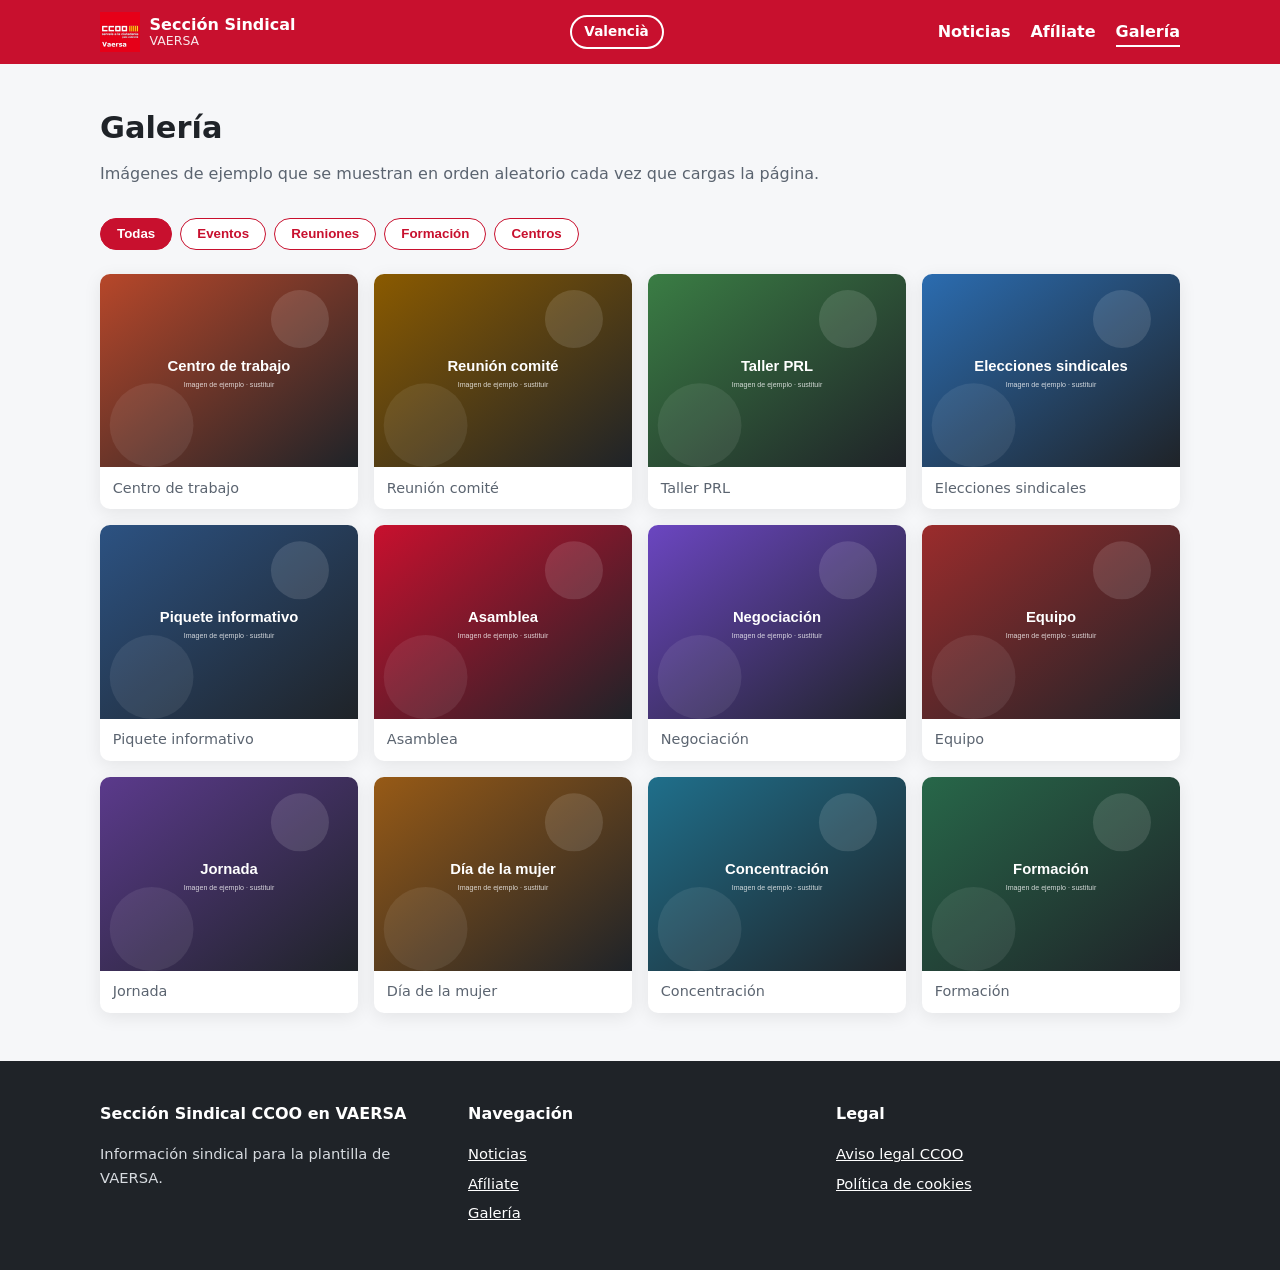
<file: es/galeria.html>
<!DOCTYPE html>
<html lang="es">
<head>
  <meta charset="UTF-8">
  <meta name="viewport" content="width=device-width, initial-scale=1.0">
  <title>Galería · Sección Sindical CCOO en VAERSA</title>
  <meta name="description" content="Galería fotográfica de la Sección Sindical de CCOO en VAERSA.">
  <link rel="alternate" hreflang="ca" href="../ca/galeria.html">
  <link rel="alternate" hreflang="es" href="../es/galeria.html">
  <link rel="icon" type="image/png" href="../img/ccoo-vaersa.png">
  <link rel="stylesheet" href="../css/styles.css">
</head>
<body>
<a class="skip" href="#principal">Saltar al contenido</a>

<header class="cabecera">
  <div class="contenedor">
    <a class="marca" href="index.html">
      <img class="marca-wordmark" src="../img/ccoo-wordmark.png" alt="CCOO">
      <span>Sección Sindical<small>VAERSA</small></span>
    </a>
    <div class="derecha">
      <nav class="idiomes" aria-label="Idioma">
        <a href="../ca/galeria.html" lang="ca" hreflang="ca">Valencià</a>
      </nav>
      <button class="menu-btn" aria-expanded="false" aria-controls="menu-principal" aria-label="Abrir menú">☰</button>
    </div>
    <nav class="nav" id="menu-principal" aria-label="Principal">
      <ul>
        <li><a href="index.html">Noticias</a></li>
        <li><a href="afiliacion.html">Afíliate</a></li>
        <li><a href="galeria.html" aria-current="page">Galería</a></li>
      </ul>
    </nav>
  </div>
</header>

<main id="principal">
  <section aria-labelledby="titulo-galeria" style="padding-top:2.5rem">
    <div class="contenedor">
      <h2 id="titulo-galeria">Galería</h2>
      <p class="subtitulo">Imágenes de ejemplo que se muestran en orden aleatorio cada vez que cargas la página.</p>

      <div class="filtros" role="group" aria-label="Filtrar por categoría">
        <button type="button" data-cat="todas" aria-pressed="true">Todas</button>
        <button type="button" data-cat="eventos" aria-pressed="false">Eventos</button>
        <button type="button" data-cat="reuniones" aria-pressed="false">Reuniones</button>
        <button type="button" data-cat="formacion" aria-pressed="false">Formación</button>
        <button type="button" data-cat="centros" aria-pressed="false">Centros</button>
      </div>

      <div class="galeria" id="galeria">
        <figure data-cat="eventos"><img src="../img/galeria-01.svg" alt="Asamblea de afiliación" loading="lazy" width="800" height="600"><figcaption>Asamblea</figcaption></figure>
        <figure data-cat="eventos"><img src="../img/galeria-02.svg" alt="Concentración informativa" loading="lazy" width="800" height="600"><figcaption>Concentración</figcaption></figure>
        <figure data-cat="formacion"><img src="../img/galeria-03.svg" alt="Taller de prevención de riesgos" loading="lazy" width="800" height="600"><figcaption>Taller PRL</figcaption></figure>
        <figure data-cat="reuniones"><img src="../img/galeria-04.svg" alt="Reunión del comité" loading="lazy" width="800" height="600"><figcaption>Reunión comité</figcaption></figure>
        <figure data-cat="eventos"><img src="../img/galeria-05.svg" alt="Jornada sindical" loading="lazy" width="800" height="600"><figcaption>Jornada</figcaption></figure>
        <figure data-cat="eventos"><img src="../img/galeria-06.svg" alt="Piquete informativo" loading="lazy" width="800" height="600"><figcaption>Piquete informativo</figcaption></figure>
        <figure data-cat="centros"><img src="../img/galeria-07.svg" alt="Centro de trabajo" loading="lazy" width="800" height="600"><figcaption>Centro de trabajo</figcaption></figure>
        <figure data-cat="formacion"><img src="../img/galeria-08.svg" alt="Sesión de formación" loading="lazy" width="800" height="600"><figcaption>Formación</figcaption></figure>
        <figure data-cat="reuniones"><img src="../img/galeria-09.svg" alt="Mesa de negociación" loading="lazy" width="800" height="600"><figcaption>Negociación</figcaption></figure>
        <figure data-cat="eventos"><img src="../img/galeria-10.svg" alt="Acto del Día de la mujer" loading="lazy" width="800" height="600"><figcaption>Día de la mujer</figcaption></figure>
        <figure data-cat="reuniones"><img src="../img/galeria-11.svg" alt="Proceso de elecciones sindicales" loading="lazy" width="800" height="600"><figcaption>Elecciones sindicales</figcaption></figure>
        <figure data-cat="centros"><img src="../img/galeria-12.svg" alt="Equipo de la sección sindical" loading="lazy" width="800" height="600"><figcaption>Equipo</figcaption></figure>
      </div>
    </div>
  </section>
</main>

<footer class="pie">
  <div class="contenedor columnas">
    <div>
      <h3>Sección Sindical CCOO en VAERSA</h3>
      <p>Información sindical para la plantilla de VAERSA.</p>
    </div>
    <div>
      <h3>Navegación</h3>
      <ul>
        <li><a href="index.html">Noticias</a></li>
        <li><a href="afiliacion.html">Afíliate</a></li>
        <li><a href="galeria.html">Galería</a></li>
      </ul>
    </div>
    <div>
      <h3>Legal</h3>
      <ul>
        <li><a href="https://www.ccoo.es/Aviso_legal">Aviso legal CCOO</a></li>
        <li><a href="https://www.ccoo.es/Politica_de_cookies">Política de cookies</a></li>
      </ul>
    </div>
  </div>
</footer>

<script src="../js/main.js"></script>
</body>
</html>
</file>
<file: css/styles.css>
:root {
  --rojo: #c8102e;
  --rojo-osc: #8f0b20;
  --gris-oscuro: #1f2328;
  --gris: #5b6470;
  --fondo: #f6f7f9;
  --blanco: #ffffff;
  --radio: 10px;
  --sombra: 0 4px 18px rgba(0, 0, 0, 0.08);
  --max: 1120px;
}
* {
  box-sizing: border-box;
}
html {
  scroll-behavior: smooth;
}
body {
  margin: 0;
  font-family:
    system-ui,
    -apple-system,
    'Segoe UI',
    Roboto,
    Arial,
    sans-serif;
  color: var(--gris-oscuro);
  background: var(--fondo);
  line-height: 1.6;
}
img {
  max-width: 100%;
  height: auto;
  display: block;
}
img.tarjeta {
  display: block;
  width: 100%;
  height: auto;
}
a {
  color: var(--rojo);
}
.contenedor {
  max-width: var(--max);
  margin: 0 auto;
  padding: 0 1.25rem;
}
.skip {
  position: absolute;
  left: -9999px;
}
.skip:focus {
  left: 1rem;
  top: 1rem;
  background: #fff;
  padding: 0.5rem 1rem;
  z-index: 100;
}
:focus-visible {
  outline: 3px solid #ffb703;
  outline-offset: 2px;
}

.cabecera {
  background: var(--rojo);
  color: #fff;
  position: sticky;
  top: 0;
  z-index: 50;
}
.cabecera .contenedor {
  display: flex;
  align-items: center;
  justify-content: space-between;
  gap: 1rem;
  min-height: 64px;
}
.marca {
  display: flex;
  align-items: center;
  gap: 0.6rem;
  color: #fff;
  text-decoration: none;
  font-weight: 700;
}
.marca small {
  display: block;
  font-weight: 400;
  font-size: 0.78rem;
  opacity: 0.9;
}
.marca img {
  width: 40px;
  height: 40px;
}
.menu-btn {
  display: none;
  background: none;
  border: 0;
  color: #fff;
  font-size: 1.6rem;
  cursor: pointer;
  padding: 0.25rem 0.5rem;
}
.nav ul {
  list-style: none;
  margin: 0;
  padding: 0;
  display: flex;
  gap: 1.25rem;
}
.nav a {
  color: #fff;
  text-decoration: none;
  font-weight: 600;
  padding: 0.25rem 0;
  border-bottom: 2px solid transparent;
}
.nav a:hover,
.nav a[aria-current='page'] {
  border-bottom-color: #fff;
}

.hero {
  background: linear-gradient(135deg, var(--rojo) 0%, var(--rojo-osc) 100%);
  color: #fff;
  padding: 3.5rem 0 4rem;
}
.hero h1 {
  font-size: clamp(1.8rem, 4vw, 2.75rem);
  margin: 0 0 0.75rem;
  line-height: 1.2;
}
.hero p {
  font-size: 1.1rem;
  max-width: 640px;
  margin: 0 0 1.5rem;
  opacity: 0.95;
}
.boton {
  display: inline-block;
  background: #fff;
  color: var(--rojo);
  padding: 0.75rem 1.5rem;
  border-radius: 999px;
  font-weight: 700;
  text-decoration: none;
}
.boton:hover {
  background: #fbe9ec;
}
.boton-sec {
  display: inline-block;
  border: 2px solid #fff;
  color: #fff;
  padding: 0.7rem 1.4rem;
  border-radius: 999px;
  font-weight: 700;
  text-decoration: none;
  margin-left: 0.5rem;
}

section {
  padding: 3rem 0;
}
h2 {
  font-size: clamp(1.4rem, 3vw, 1.9rem);
  margin: 0 0 1rem;
}
.subtitulo {
  color: var(--gris);
  margin: -0.5rem 0 2rem;
}

.rejilla {
  display: grid;
  gap: 1.5rem;
  grid-template-columns: repeat(auto-fit, minmax(280px, 1fr));
}
.tarjeta {
  background: var(--blanco);
  border-radius: var(--radio);
  box-shadow: var(--sombra);
  overflow: hidden;
  display: flex;
  flex-direction: column;
}
.tarjeta img {
  width: 100%;
  height: auto;
  object-fit: contain;
  aspect-ratio: auto;
}
.tarjeta .cuerpo {
  padding: 1.1rem 1.2rem 1.4rem;
  display: flex;
  flex-direction: column;
  flex: 1;
}
.etiqueta {
  font-size: 0.78rem;
  text-transform: uppercase;
  letter-spacing: 0.06em;
  color: var(--rojo);
  font-weight: 700;
}
.tarjeta h3 {
  margin: 0.35rem 0 0.5rem;
  font-size: 1.15rem;
  line-height: 1.3;
}
.tarjeta p {
  margin: 0 0 1rem;
  color: var(--gris);
  font-size: 0.95rem;
}
.tarjeta .enlace {
  margin-top: auto;
  font-weight: 700;
  text-decoration: none;
}
.fecha {
  font-size: 0.82rem;
  color: var(--gris);
}

.ventajas {
  display: grid;
  gap: 1rem;
  grid-template-columns: repeat(auto-fit, minmax(240px, 1fr));
  list-style: none;
  padding: 0;
  margin: 0;
}
.ventajas li {
  background: var(--blanco);
  padding: 1.25rem;
  border-radius: var(--radio);
  box-shadow: var(--sombra);
  border-top: 4px solid var(--rojo);
}
.ventajas strong {
  display: block;
  margin-bottom: 0.25rem;
}
.precio {
  background: var(--blanco);
  border-radius: var(--radio);
  box-shadow: var(--sombra);
  padding: 2rem;
  display: grid;
  gap: 1.5rem;
  grid-template-columns: 1fr 1fr;
  align-items: center;
}
.precio .cifra {
  font-size: clamp(2.4rem, 6vw, 3.4rem);
  font-weight: 800;
  color: var(--rojo);
  line-height: 1;
}
.precio .cifra span {
  font-size: 1rem;
  color: var(--gris);
  font-weight: 600;
}
.aviso {
  font-size: 0.85rem;
  color: var(--gris);
  background: #fff7e0;
  border-left: 4px solid #e0a800;
  padding: 0.75rem 1rem;
  border-radius: 6px;
  margin-top: 1rem;
}
.pasos {
  counter-reset: paso;
  list-style: none;
  padding: 0;
  margin: 1.5rem 0 0;
  display: grid;
  gap: 1rem;
}
.pasos li {
  counter-increment: paso;
  background: var(--blanco);
  padding: 1rem 1.25rem 1rem 3.5rem;
  border-radius: var(--radio);
  position: relative;
  box-shadow: var(--sombra);
}
.pasos li::before {
  content: counter(paso);
  position: absolute;
  left: 1rem;
  top: 50%;
  transform: translateY(-50%);
  background: var(--rojo);
  color: #fff;
  width: 28px;
  height: 28px;
  border-radius: 50%;
  display: grid;
  place-items: center;
  font-weight: 700;
}
.pasos .boton {
  margin-top: 0.5rem;
  background: var(--rojo);
  color: #fff;
}
.pasos .boton:hover {
  background: var(--rojo-osc);
}

.filtros {
  display: flex;
  gap: 0.5rem;
  flex-wrap: wrap;
  margin-bottom: 1.5rem;
}
.filtros button {
  border: 1px solid var(--rojo);
  background: #fff;
  color: var(--rojo);
  padding: 0.45rem 1rem;
  border-radius: 999px;
  cursor: pointer;
  font-weight: 600;
}
.filtros button[aria-pressed='true'] {
  background: var(--rojo);
  color: #fff;
}
.galeria {
  display: grid;
  gap: 1rem;
  grid-template-columns: repeat(auto-fill, minmax(220px, 1fr));
}
.galeria figure {
  margin: 0;
  background: #fff;
  border-radius: var(--radio);
  overflow: hidden;
  box-shadow: var(--sombra);
}
.galeria figure[hidden] {
  display: none;
}
.galeria img {
  aspect-ratio: 4/3;
  object-fit: cover;
  width: 100%;
  transition: transform 0.3s;
}
.galeria figure:hover img {
  transform: scale(1.04);
}
.galeria figcaption {
  padding: 0.6rem 0.8rem;
  font-size: 0.9rem;
  color: var(--gris);
}

.pie {
  background: var(--gris-oscuro);
  color: #d7dbe0;
  padding: 2.5rem 0;
  font-size: 0.92rem;
}
.pie a {
  color: #fff;
}
.pie .columnas {
  display: grid;
  gap: 1.5rem;
  grid-template-columns: repeat(auto-fit, minmax(200px, 1fr));
}
.pie h3 {
  color: #fff;
  font-size: 1rem;
  margin-top: 0;
}
.pie ul {
  list-style: none;
  padding: 0;
  margin: 0;
}
.pie li {
  margin-bottom: 0.35rem;
}
.sin-subrayado {
  text-decoration: none;
}

/*-------------------------------------------------------------------------------*/

a.enlace-rojo {
  color: var(--rojo);
  text-decoration: none;
}
a.enlace-rojo p {
  color: var(--rojo);
  font-weight: 700;
}
a.enlace-rojo:hover,
a.enlace-rojo:hover p {
  text-decoration: underline;
}

/*-------------------------------------------------------------------------------*/



@media (max-width: 820px) {
  .menu-btn {
    display: block;
  }
  .nav {
    display: none;
    position: absolute;
    top: 64px;
    left: 0;
    right: 0;
    background: var(--rojo-osc);
  }
  .nav.abierto {
    display: block;
  }
  .nav ul {
    flex-direction: column;
    padding: 1rem 1.25rem;
    gap: 0.75rem;
  }
  .precio {
    grid-template-columns: 1fr;
    padding: 1.5rem;
  }
  .boton-sec {
    margin-left: 0;
    margin-top: 0.75rem;
  }
}
@media (max-width: 480px) {
  section {
    padding: 2.2rem 0;
  }
  .hero {
    padding: 2.5rem 0 3rem;
  }
  .galeria {
    grid-template-columns: 1fr 1fr;
  }
}
@media (prefers-reduced-motion: reduce) {
  * {
    transition: none !important;
    scroll-behavior: auto !important;
  }
}

/* ---- Imágenes de marca ---- */
.marca-wordmark {
  height: 26px;
  width: auto;
}
.marca span {
  line-height: 1.15;
}
.hero-grid {
  display: block;
}
.ap {
  display: grid;
  grid-template-columns: minmax(220px, 380px) 1fr;
  gap: 2rem;
  align-items: center;
  padding: 2.5rem 1.25rem;
  background: var(--blanco);
  border-radius: var(--radio);
  box-shadow: var(--sombra);
  margin-top: 3rem;
  max-width: calc(var(--max) - 2.5rem);
}
.ap img {
  width: 100%;
  border-radius: 8px;
}
.ap h2 {
  margin: 0.25rem 0 0.5rem;
}
.ap p {
  margin: 0;
  color: var(--gris);
}

@media (max-width: 820px) {
  .ap {
    grid-template-columns: 1fr;
    margin-top: 2rem;
  }
}

/* ---- Idioma ---- */
.derecha {
  display: flex;
  align-items: center;
  gap: 0.75rem;
}
.idiomes a {
  display: inline-block;
  color: #fff;
  text-decoration: none;
  font-weight: 700;
  font-size: 0.85rem;
  border: 2px solid #fff;
  border-radius: 999px;
  padding: 0.25rem 0.8rem;
  white-space: nowrap;
}
.idiomes a:hover {
  background: #fff;
  color: var(--rojo);
}

@media (max-width: 820px) {
  .nav {
    top: 64px;
  }
}

/* Imagen pequeña (listado): sin ampliar, centrada, con fondo blanco */
.tarjeta img.pequena {
  width: auto;
  max-width: 100%;
  height: auto;
  align-self: center;
  margin: 1.25rem auto 0.25rem;
  padding: 0.6rem;
  background: #fff;
  object-fit: contain;
  aspect-ratio: auto;
}

/* Botón con aspecto de enlace (Llegir més / Menys) */
.enlace-btn {
  background: none;
  border: 0;
  padding: 0;
  margin-top: auto;
  cursor: pointer;
  font: inherit;
  font-weight: 700;
  color: var(--rojo);
  text-align: left;
}
.enlace-btn:hover {
  text-decoration: underline;
}
.cuerpo .mas {
  margin: 0.5rem 0 0.75rem;
  color: var(--gris);
  font-size: 0.95rem;
}
.cuerpo .mas p {
  margin: 0;
}
</file>
